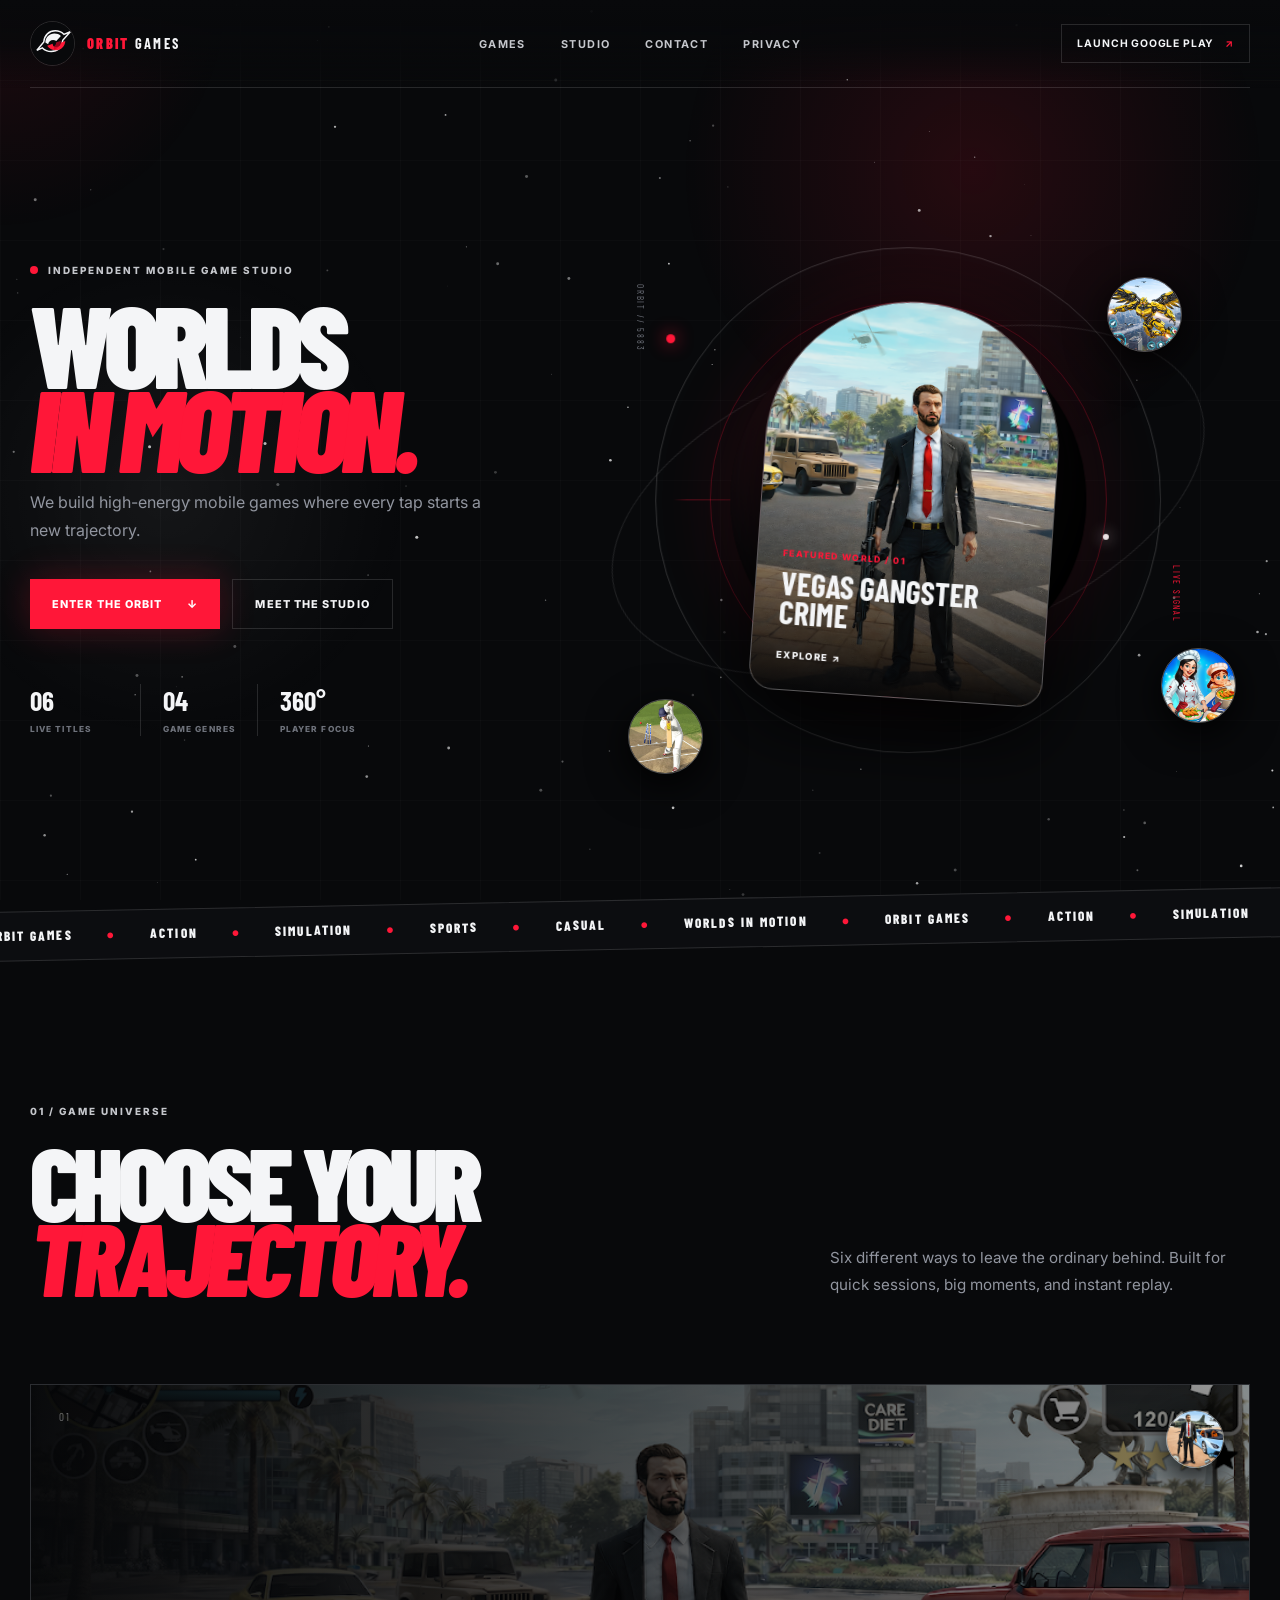
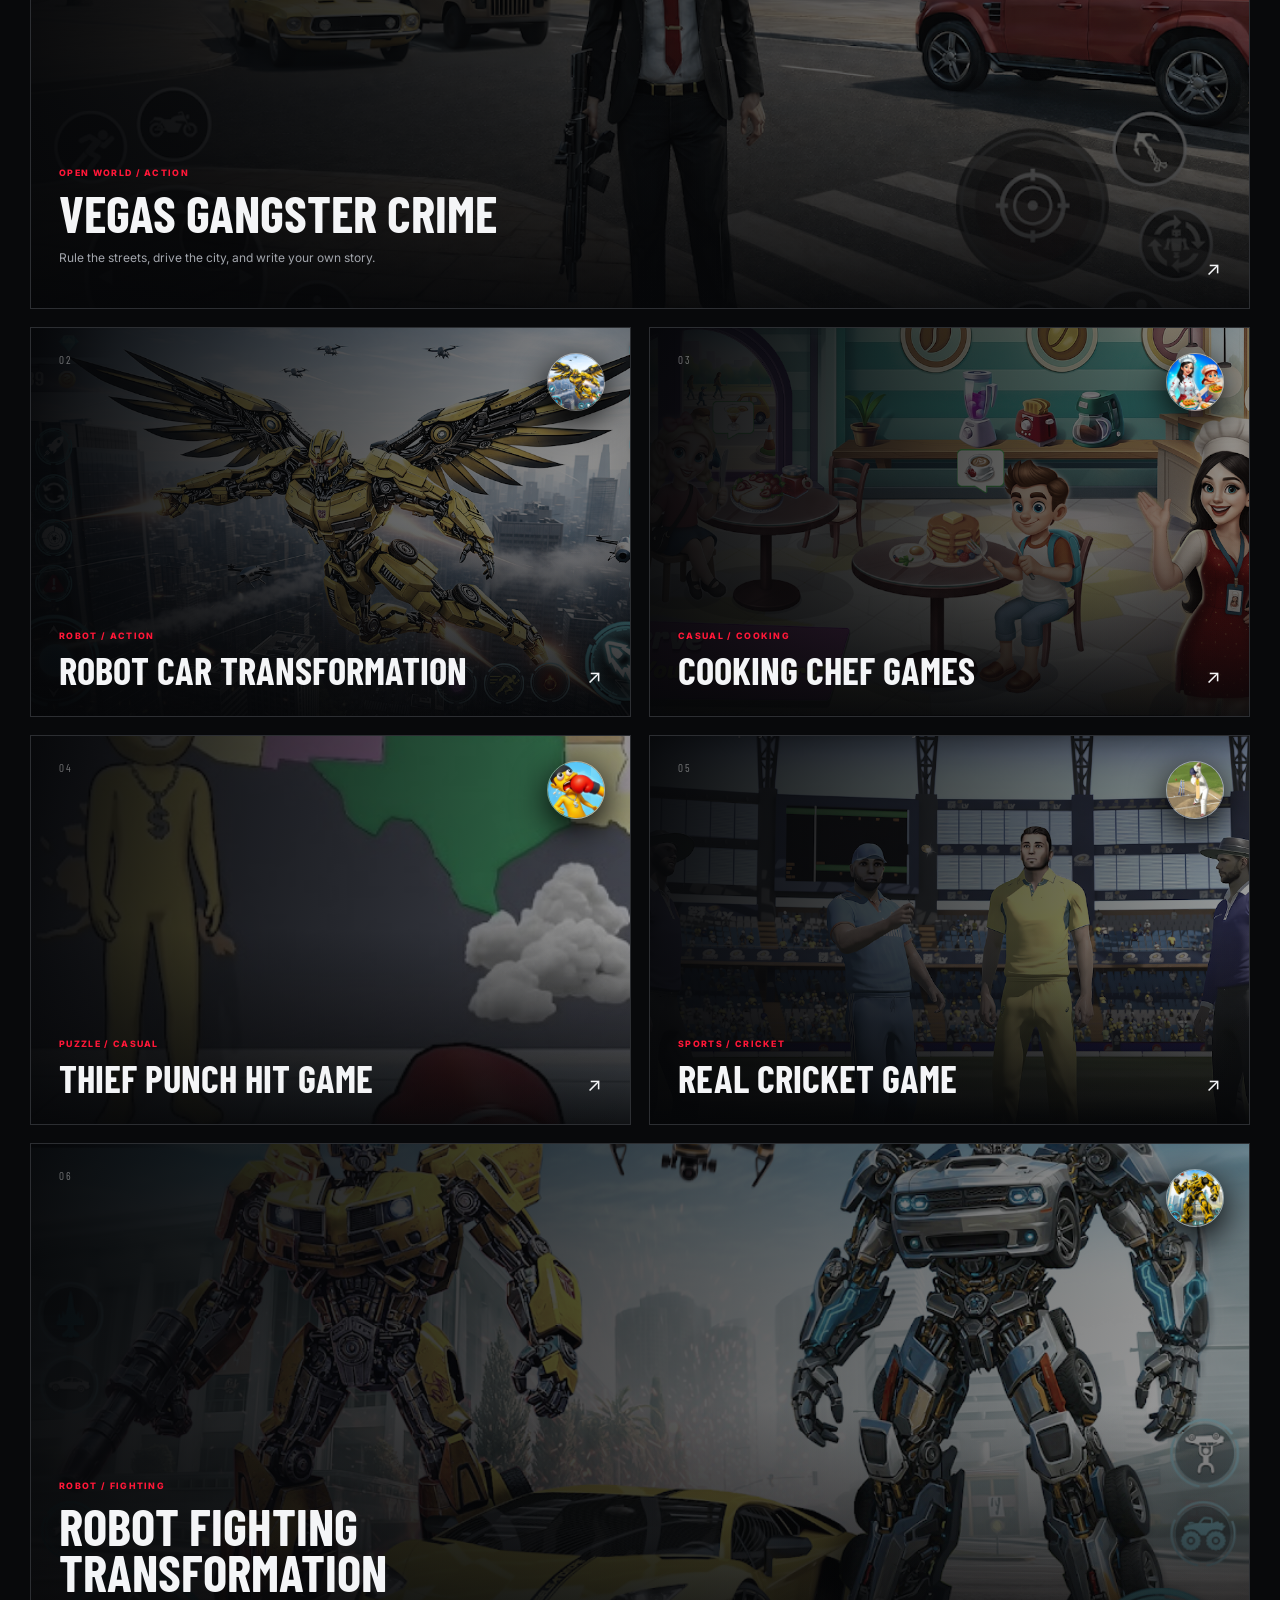
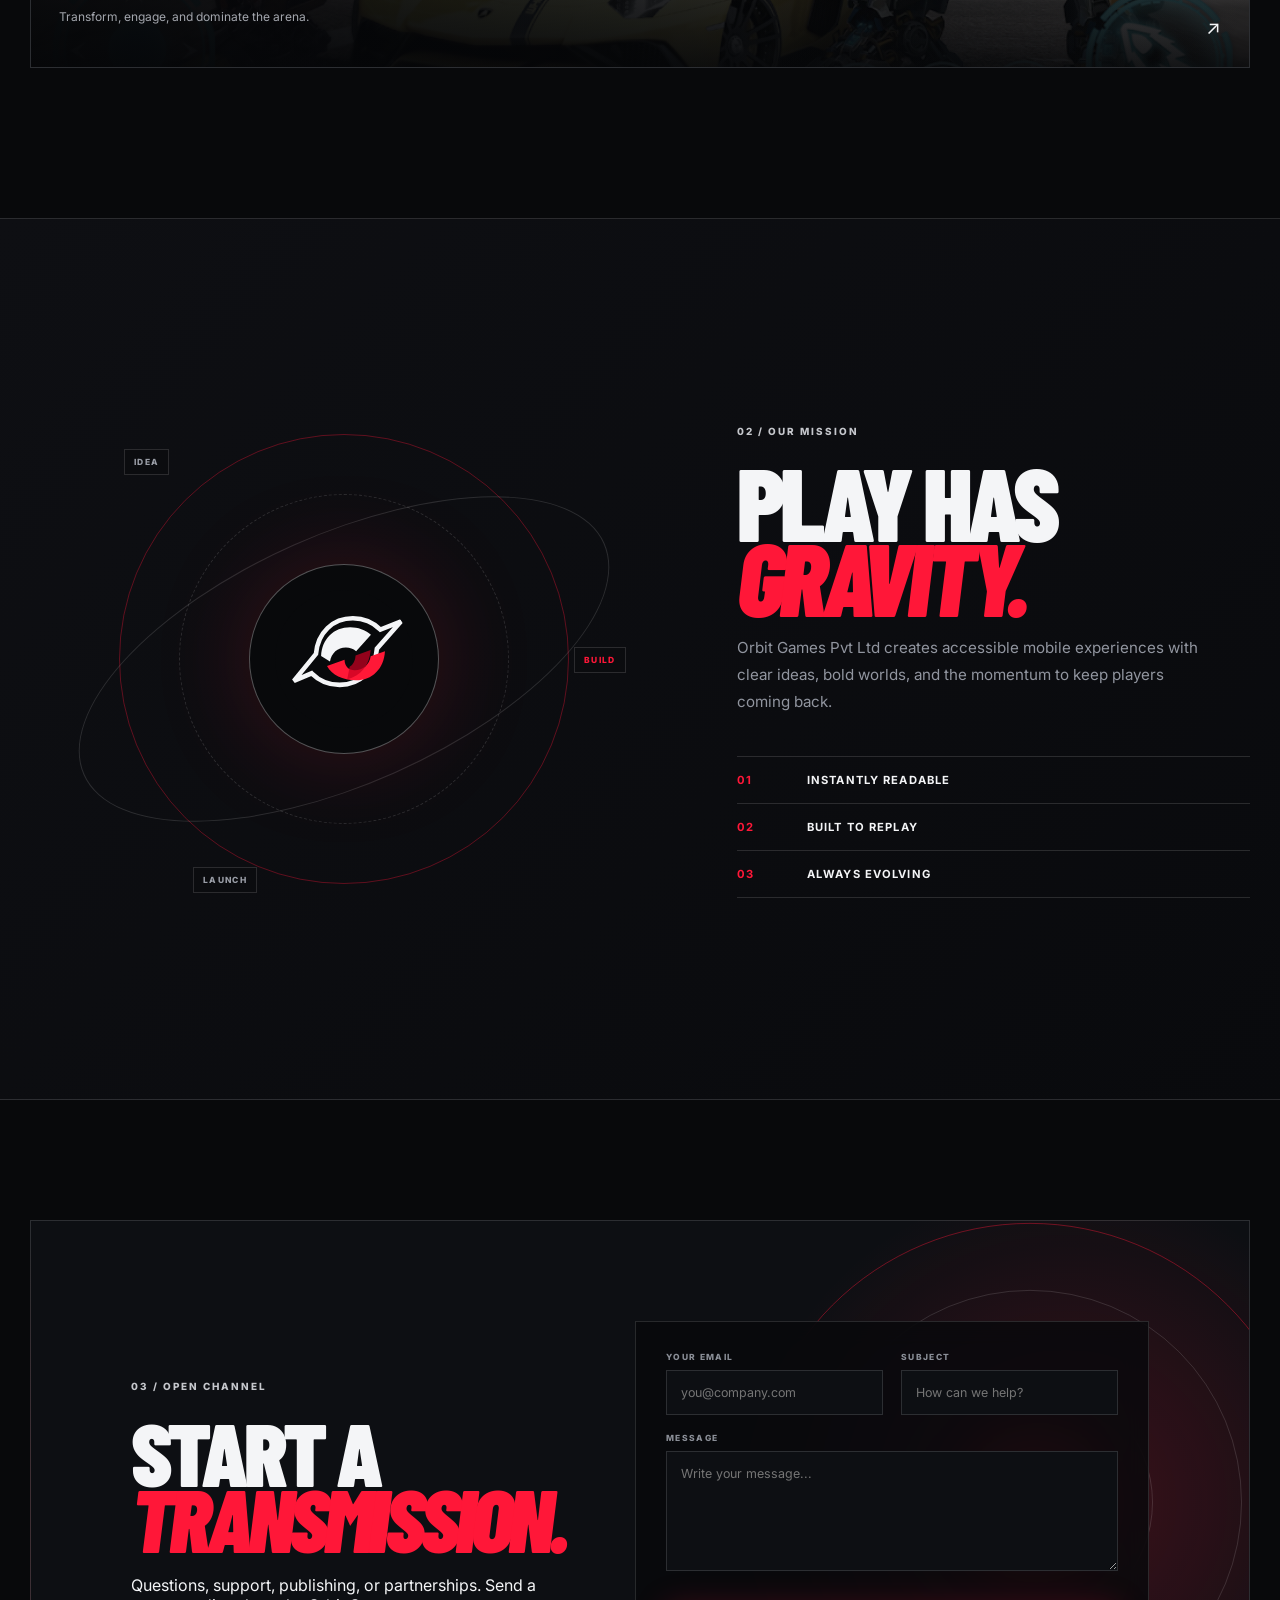
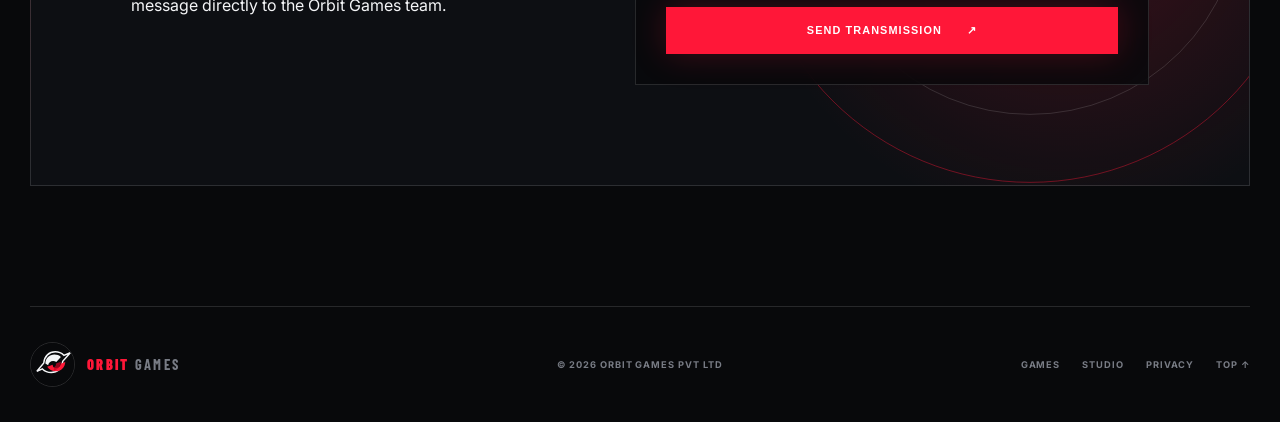
<file: index.html>
<!doctype html>
<html lang="en">
<head>
  <meta charset="utf-8">
  <meta name="viewport" content="width=device-width, initial-scale=1">
  <meta name="theme-color" content="#08090b">
  <meta name="description" content="Orbit Games Pvt Ltd creates high-energy mobile worlds across action, simulation, sports, and casual play.">
  <title>Orbit Games Pvt Ltd | Worlds In Motion</title>
  <link rel="preconnect" href="https://fonts.googleapis.com">
  <link rel="preconnect" href="https://fonts.gstatic.com" crossorigin>
  <link href="https://fonts.googleapis.com/css2?family=Barlow+Condensed:ital,wght@0,600;0,700;0,800;0,900;1,700&family=Inter:wght@400;500;600;700;800&display=swap" rel="stylesheet">
  <link rel="stylesheet" href="assets/site.css">
  <link rel="stylesheet" href="assets/contact.css">
</head>
<body id="top">
  <canvas id="starfield" aria-hidden="true"></canvas>
  <div class="cursor-glow" aria-hidden="true"></div>
  <header class="nav-shell">
    <nav class="nav container" aria-label="Main navigation">
      <a class="brand" href="#top"><img src="assets/orbit-logo.svg" alt=""><span><strong>ORBIT</strong> GAMES</span></a>
      <div class="nav-links"><a href="#games">Games</a><a href="#studio">Studio</a><a href="#contact">Contact</a><a href="privacy-policy.html">Privacy</a></div>
      <a class="nav-cta" href="https://play.google.com/store/apps/dev?id=5883999573057760065" target="_blank" rel="noopener">Launch Google Play <span>↗</span></a>
    </nav>
  </header>

  <main>
    <section class="hero container">
      <div class="hero-copy reveal">
        <div class="eyebrow"><span class="pulse"></span> Independent mobile game studio</div>
        <h1>Worlds<br><em>in motion.</em></h1>
        <p>We build high-energy mobile games where every tap starts a new trajectory.</p>
        <div class="hero-actions">
          <a class="button primary" href="#games">Enter the orbit <span>↓</span></a>
          <a class="button ghost" href="#studio">Meet the studio</a>
        </div>
        <div class="telemetry" aria-label="Studio highlights">
          <div><strong>06</strong><span>Live titles</span></div>
          <div><strong>04</strong><span>Game genres</span></div>
          <div><strong>360°</strong><span>Player focus</span></div>
        </div>
      </div>

      <div class="orbit-stage reveal" data-depth-stage>
        <div class="radar-line"></div>
        <div class="orbit-ring ring-a"></div>
        <div class="orbit-ring ring-b"></div>
        <div class="orbit-ring ring-c"></div>
        <div class="planet-glow"></div>
        <article class="hero-card depth-card" data-depth="12">
          <img src="assets/gangster.jpg" alt="Vegas Gangster Crime gameplay">
          <div class="hero-card-shade"></div>
          <div class="hero-card-copy"><span>Featured world / 01</span><h2>Vegas Gangster Crime</h2><a href="https://play.google.com/store/apps/details?id=com.og.vegas.gangster.crime.theft.sim.game" target="_blank" rel="noopener">Explore ↗</a></div>
        </article>
        <img class="satellite sat-one depth-card" data-depth="25" src="assets/robot-car-icon.png" alt="">
        <img class="satellite sat-two depth-card" data-depth="18" src="assets/cooking-icon.png" alt="">
        <img class="satellite sat-three depth-card" data-depth="30" src="assets/cricket-icon.png" alt="">
        <div class="coordinate coord-a">ORBIT // 5883</div>
        <div class="coordinate coord-b">LIVE SIGNAL</div>
      </div>
    </section>

    <div class="signal-strip" aria-hidden="true">
      <div>ORBIT GAMES <b>●</b> ACTION <b>●</b> SIMULATION <b>●</b> SPORTS <b>●</b> CASUAL <b>●</b> WORLDS IN MOTION <b>●</b> ORBIT GAMES <b>●</b> ACTION <b>●</b> SIMULATION <b>●</b> SPORTS <b>●</b> CASUAL <b>●</b></div>
    </div>

    <section class="games container" id="games">
      <header class="section-head reveal">
        <div><span class="section-index">01 / GAME UNIVERSE</span><h2>Choose your<br><em>trajectory.</em></h2></div>
        <p>Six different ways to leave the ordinary behind. Built for quick sessions, big moments, and instant replay.</p>
      </header>
      <div class="game-grid">
        <a class="game-card wide reveal" href="https://play.google.com/store/apps/details?id=com.og.vegas.gangster.crime.theft.sim.game" target="_blank" rel="noopener">
          <img class="game-bg" src="assets/gangster.jpg" alt="Vegas Gangster Crime">
          <span class="game-number">01</span><img class="game-icon" src="assets/gangster-icon.png" alt="">
          <div class="game-copy"><span>Open world / Action</span><h3>Vegas Gangster Crime</h3><p>Rule the streets, drive the city, and write your own story.</p></div><i>↗</i>
        </a>
        <a class="game-card reveal" href="https://play.google.com/store/apps/details?id=com.og.robot.car.transformation.fighting.sim.game" target="_blank" rel="noopener">
          <img class="game-bg" src="assets/robot-car.jpg" alt="Robot Car Transformation">
          <span class="game-number">02</span><img class="game-icon" src="assets/robot-car-icon.png" alt="">
          <div class="game-copy"><span>Robot / Action</span><h3>Robot Car Transformation</h3></div><i>↗</i>
        </a>
        <a class="game-card reveal" href="https://play.google.com/store/apps/details?id=com.og.cooking.chef.games" target="_blank" rel="noopener">
          <img class="game-bg" src="assets/cooking.jpg" alt="Cooking Chef Games">
          <span class="game-number">03</span><img class="game-icon" src="assets/cooking-icon.png" alt="">
          <div class="game-copy"><span>Casual / Cooking</span><h3>Cooking Chef Games</h3></div><i>↗</i>
        </a>
        <a class="game-card reveal" href="https://play.google.com/store/apps/details?id=com.og.thief.punch.hit.game" target="_blank" rel="noopener">
          <img class="game-bg" src="assets/thief.jpg" alt="Thief Puzzle">
          <span class="game-number">04</span><img class="game-icon" src="assets/thief-icon.png" alt="">
          <div class="game-copy"><span>Puzzle / Casual</span><h3>Thief Punch Hit Game</h3></div><i>↗</i>
        </a>
        <a class="game-card reveal" href="https://play.google.com/store/apps/details?id=com.og.real.cricket.bat.ball.game.world.cup.league" target="_blank" rel="noopener">
          <img class="game-bg" src="assets/cricket.jpg" alt="Real Cricket">
          <span class="game-number">05</span><img class="game-icon" src="assets/cricket-icon.png" alt="">
          <div class="game-copy"><span>Sports / Cricket</span><h3>Real Cricket Game</h3></div><i>↗</i>
        </a>
        <a class="game-card wide reveal" href="https://play.google.com/store/apps/details?id=com.og.robot.fighting.transformation.game" target="_blank" rel="noopener">
          <img class="game-bg" src="assets/robot-fight.jpg" alt="Robot Fighting Transformation">
          <span class="game-number">06</span><img class="game-icon" src="assets/robot-fight-icon.png" alt="">
          <div class="game-copy"><span>Robot / Fighting</span><h3>Robot Fighting Transformation</h3><p>Transform, engage, and dominate the arena.</p></div><i>↗</i>
        </a>
      </div>
    </section>

    <section class="studio" id="studio">
      <div class="container studio-grid">
        <div class="studio-visual reveal">
          <div class="core"><img src="assets/orbit-logo.svg" alt="Orbit Games logo"></div>
          <div class="core-ring core-one"></div><div class="core-ring core-two"></div><div class="core-ring core-three"></div>
          <span class="core-tag tag-one">IDEA</span><span class="core-tag tag-two">BUILD</span><span class="core-tag tag-three">LAUNCH</span>
        </div>
        <div class="studio-copy reveal"><span class="section-index">02 / OUR MISSION</span><h2>Play has<br><em>gravity.</em></h2><p>Orbit Games Pvt Ltd creates accessible mobile experiences with clear ideas, bold worlds, and the momentum to keep players coming back.</p><div class="values"><div><b>01</b><span>Instantly readable</span></div><div><b>02</b><span>Built to replay</span></div><div><b>03</b><span>Always evolving</span></div></div></div>
      </div>
    </section>

    <section class="contact container" id="contact">
      <div class="contact-orbit" aria-hidden="true"></div>
      <div class="contact-intro">
        <span class="section-index">03 / OPEN CHANNEL</span>
        <h2>Start a<br><em>transmission.</em></h2>
        <p>Questions, support, publishing, or partnerships. Send a message directly to the Orbit Games team.</p>
      </div>
      <form class="contact-form" action="https://formsubmit.co/orbitgames.help@gmail.com" method="POST">
        <input type="hidden" name="_captcha" value="false">
        <input type="hidden" name="_template" value="table">
        <input class="honey" type="text" name="_honey" tabindex="-1" autocomplete="off">
        <label><span>Your email</span><input type="email" name="email" placeholder="you@company.com" required></label>
        <label><span>Subject</span><input type="text" name="_subject" placeholder="How can we help?" required></label>
        <label class="message-field"><span>Message</span><textarea name="message" rows="6" placeholder="Write your message..." required></textarea></label>
        <button class="button primary" type="submit">Send transmission <span>↗</span></button>
      </form>
    </section>
  </main>

  <footer class="footer container"><a class="brand" href="#top"><img src="assets/orbit-logo.svg" alt=""><span><strong>ORBIT</strong> GAMES</span></a><span>© <span id="year"></span> Orbit Games Pvt Ltd</span><div><a href="#games">Games</a><a href="#studio">Studio</a><a href="privacy-policy.html">Privacy</a><a href="#top">Top ↑</a></div></footer>
  <script src="assets/site.js"></script>
</body>
</html>
</file>
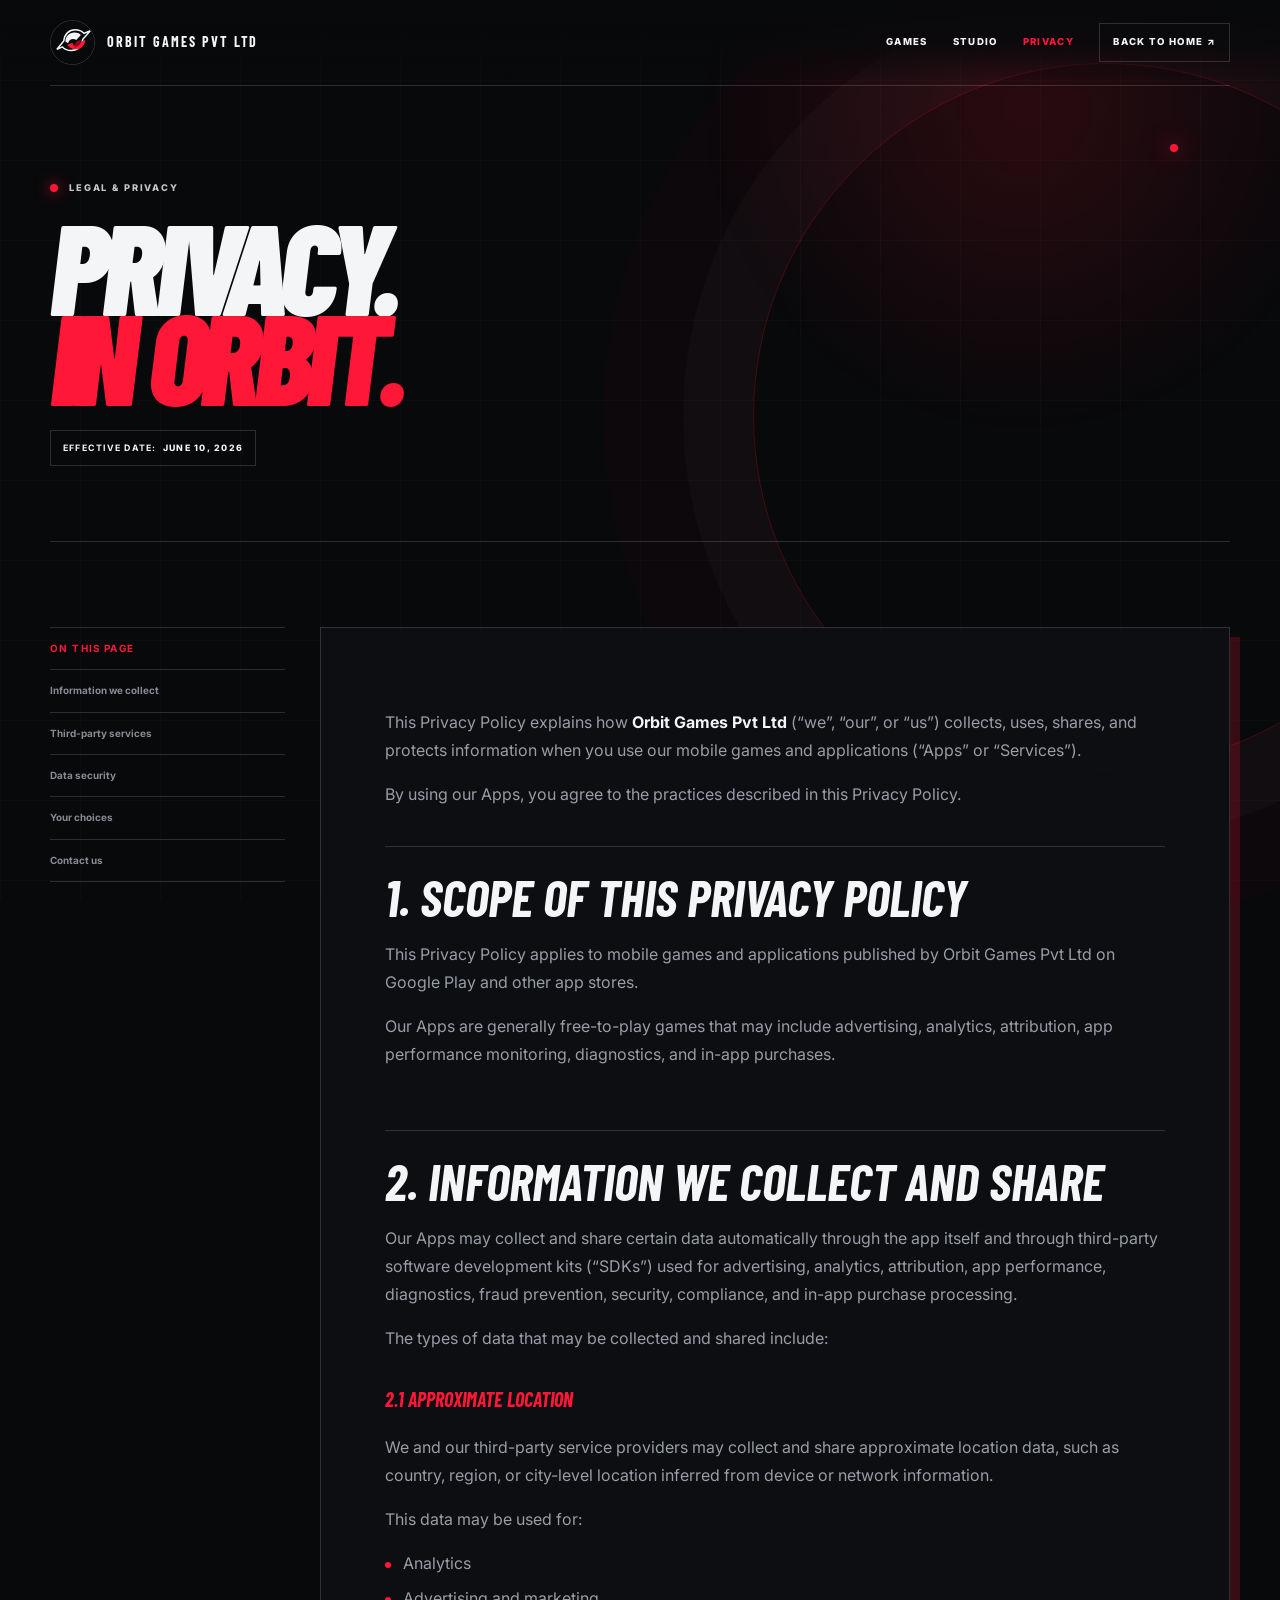
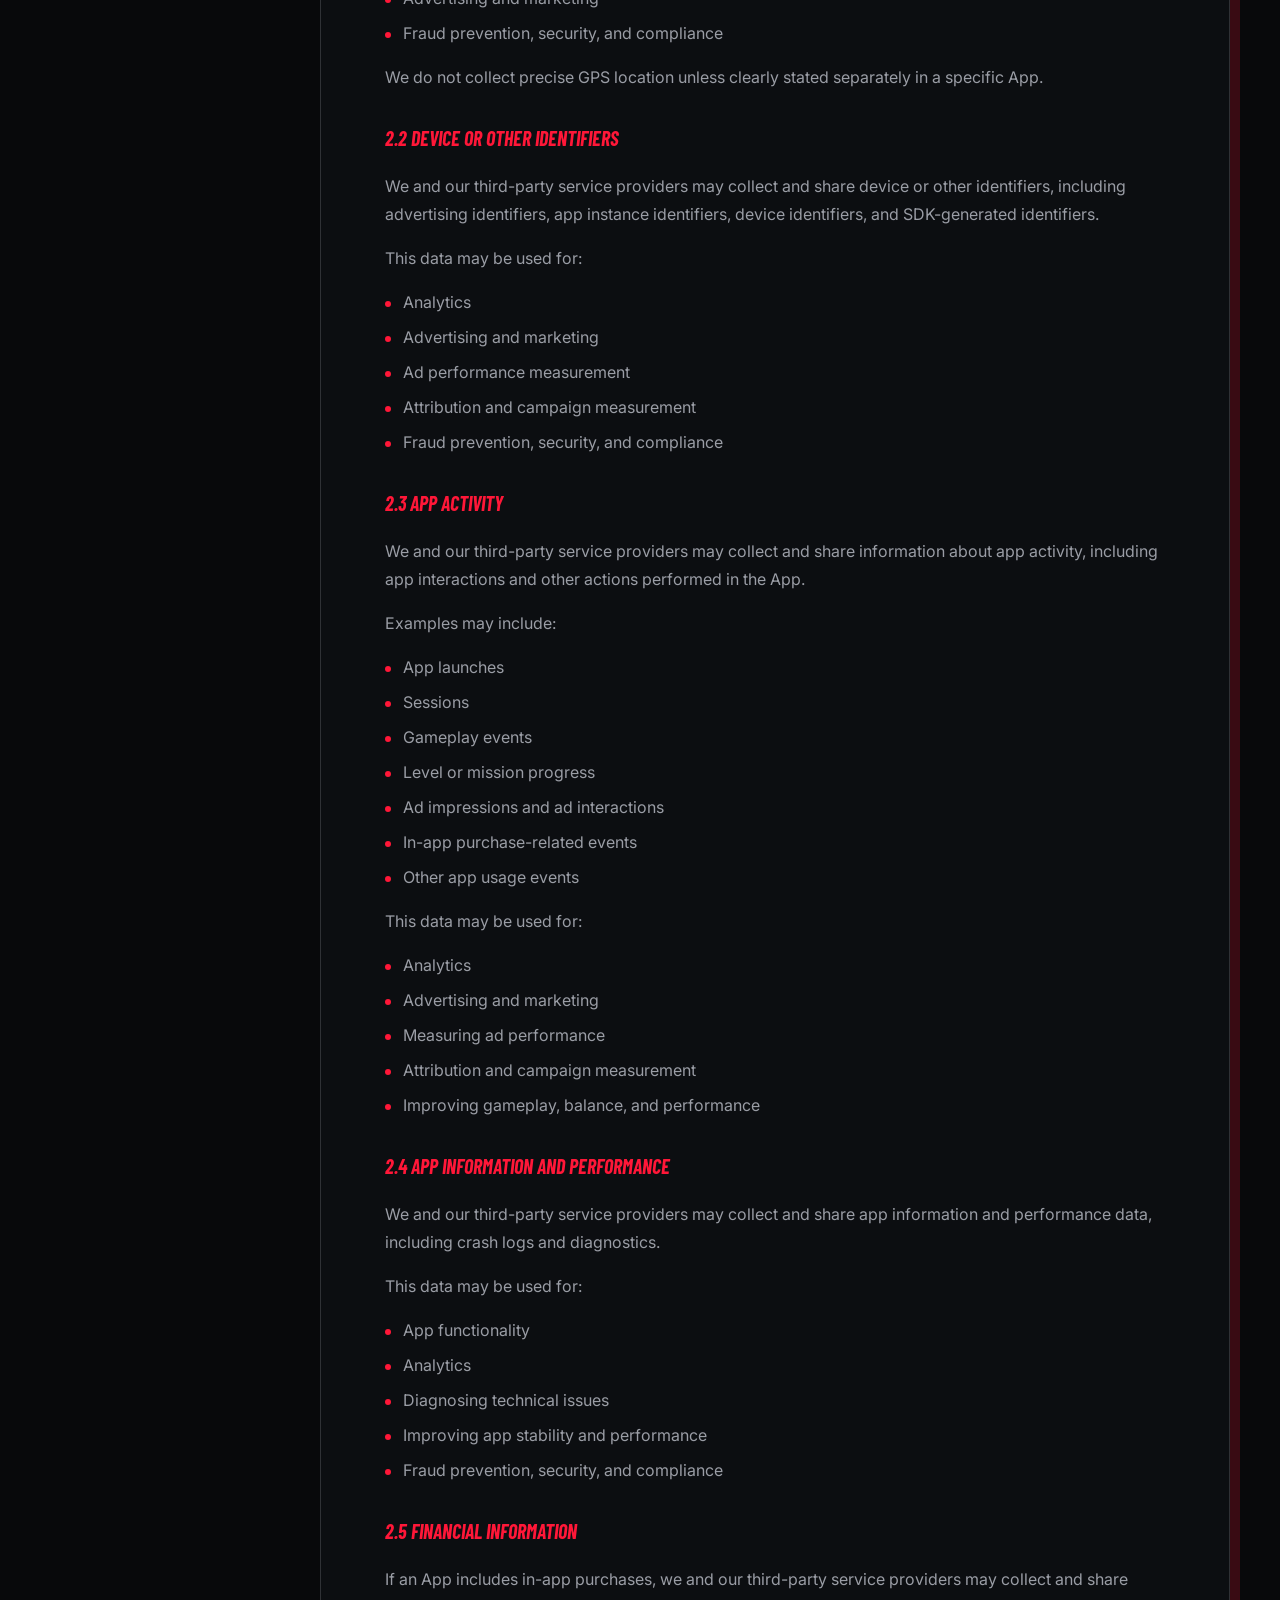
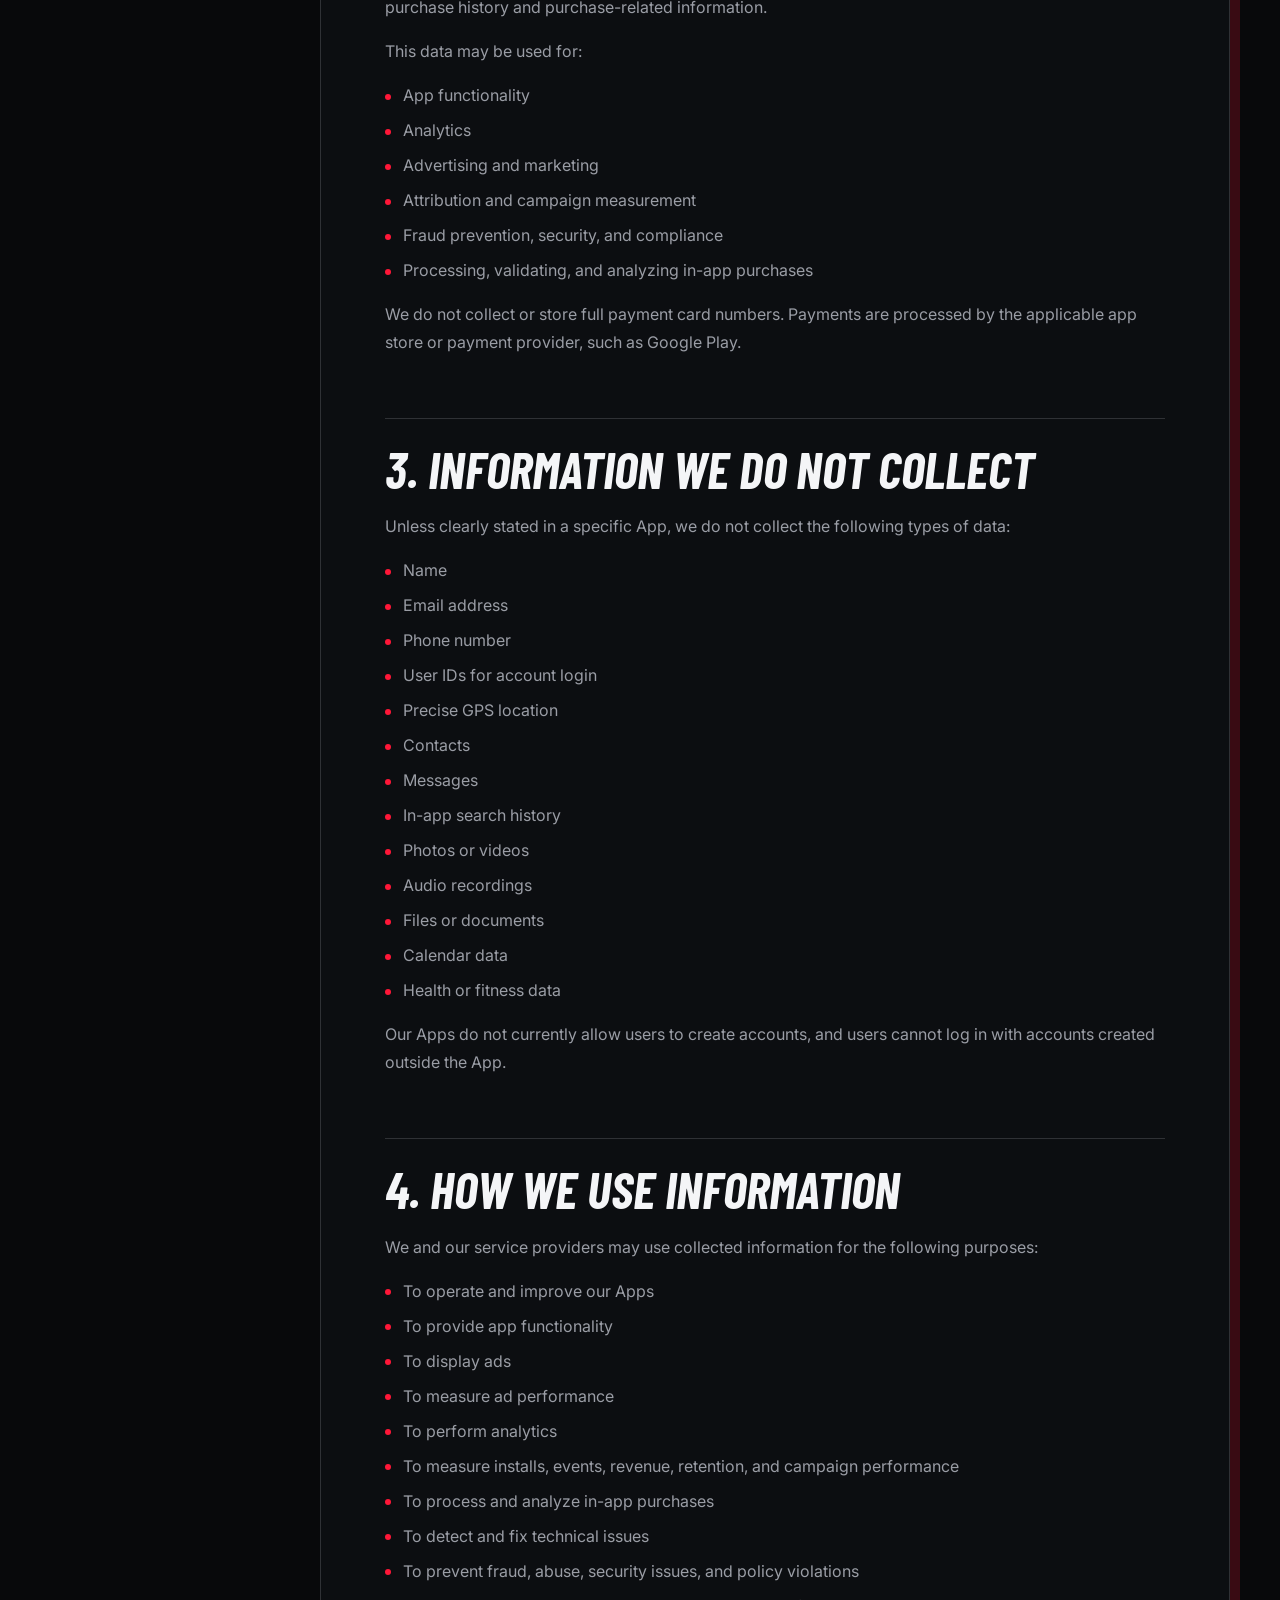
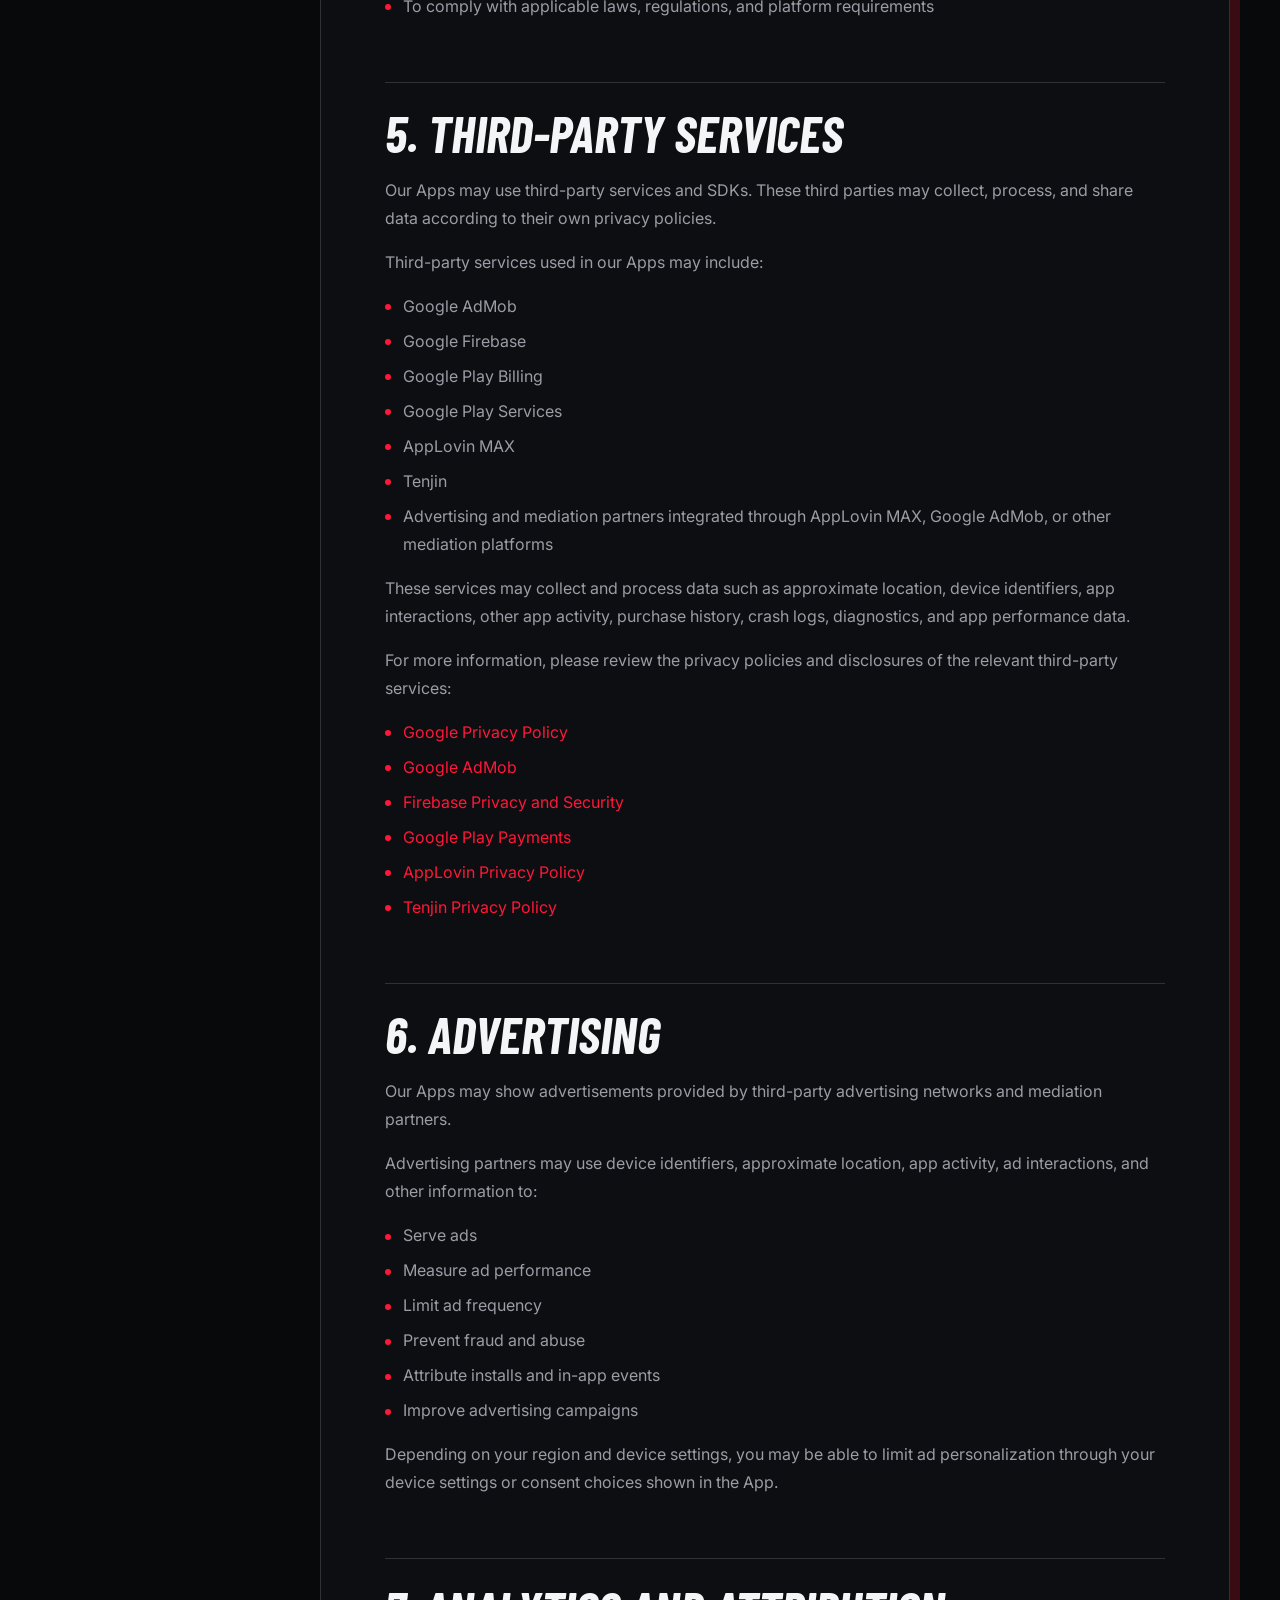
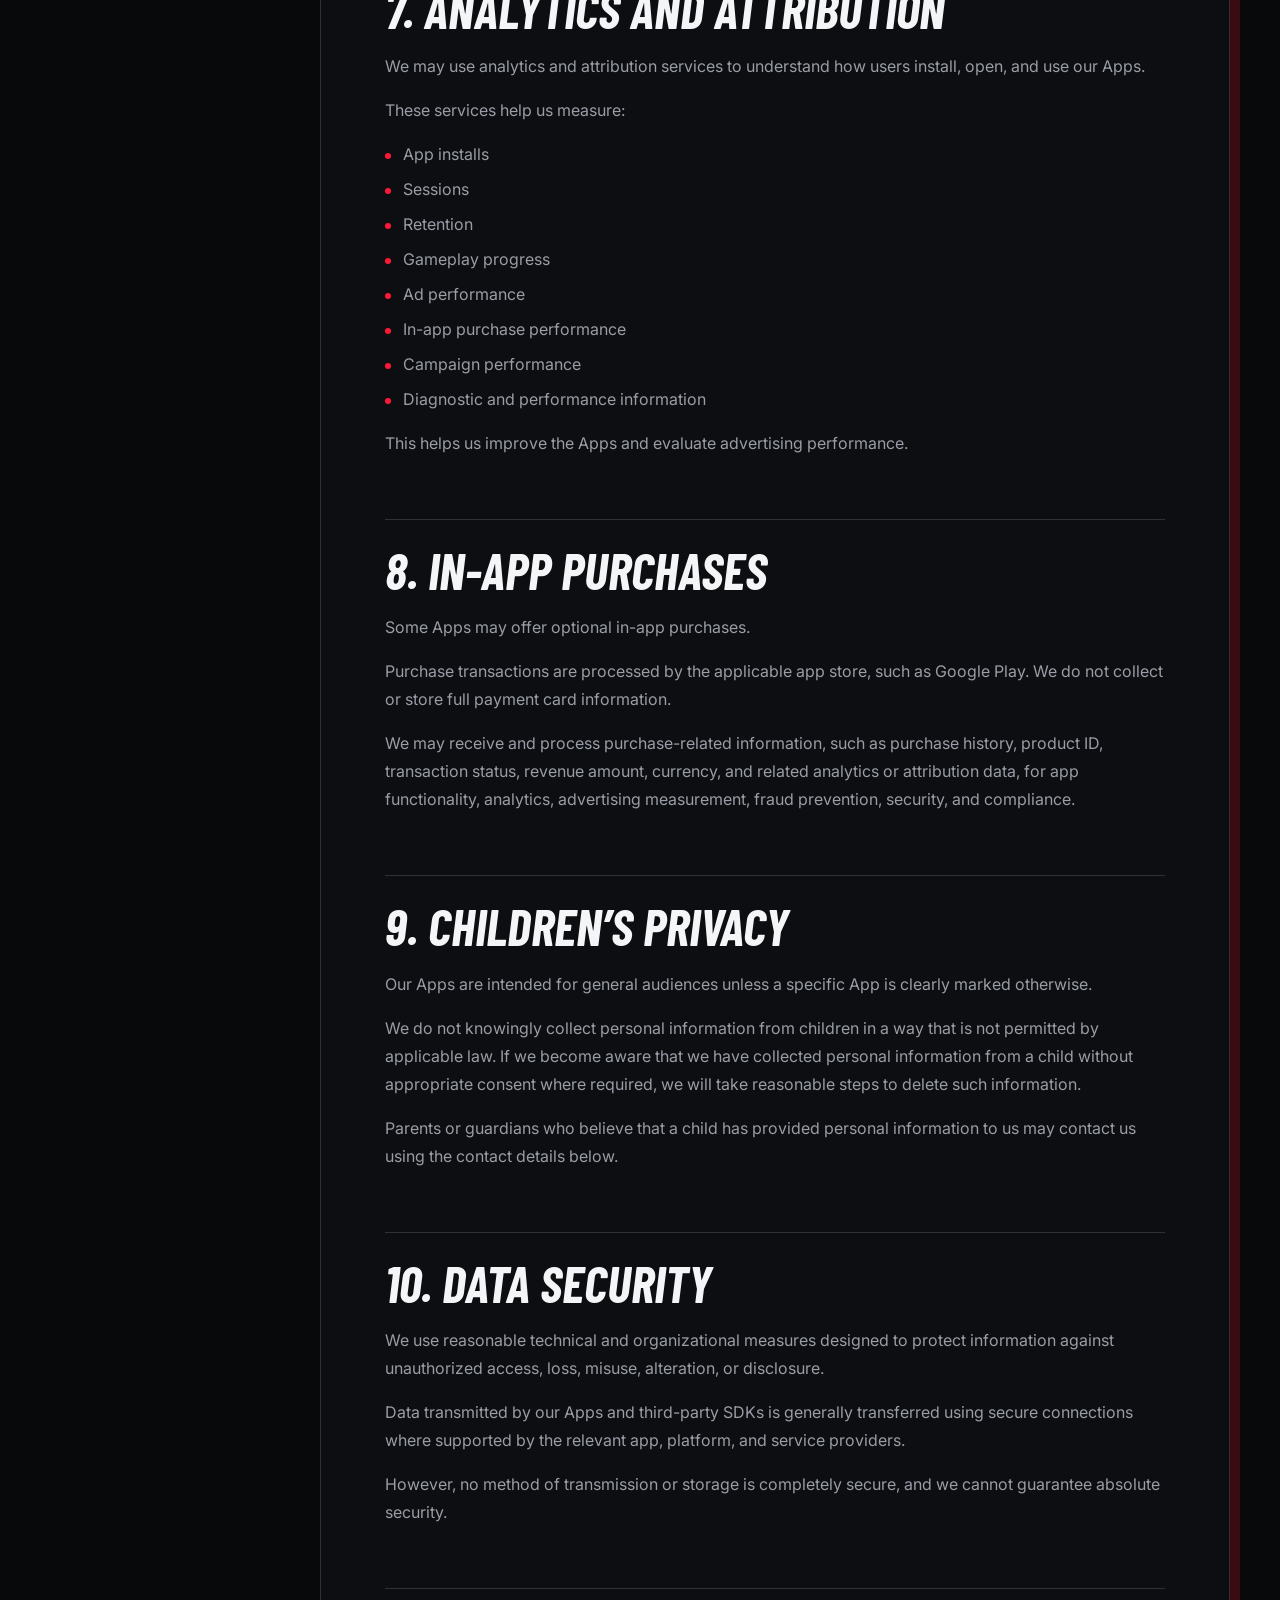
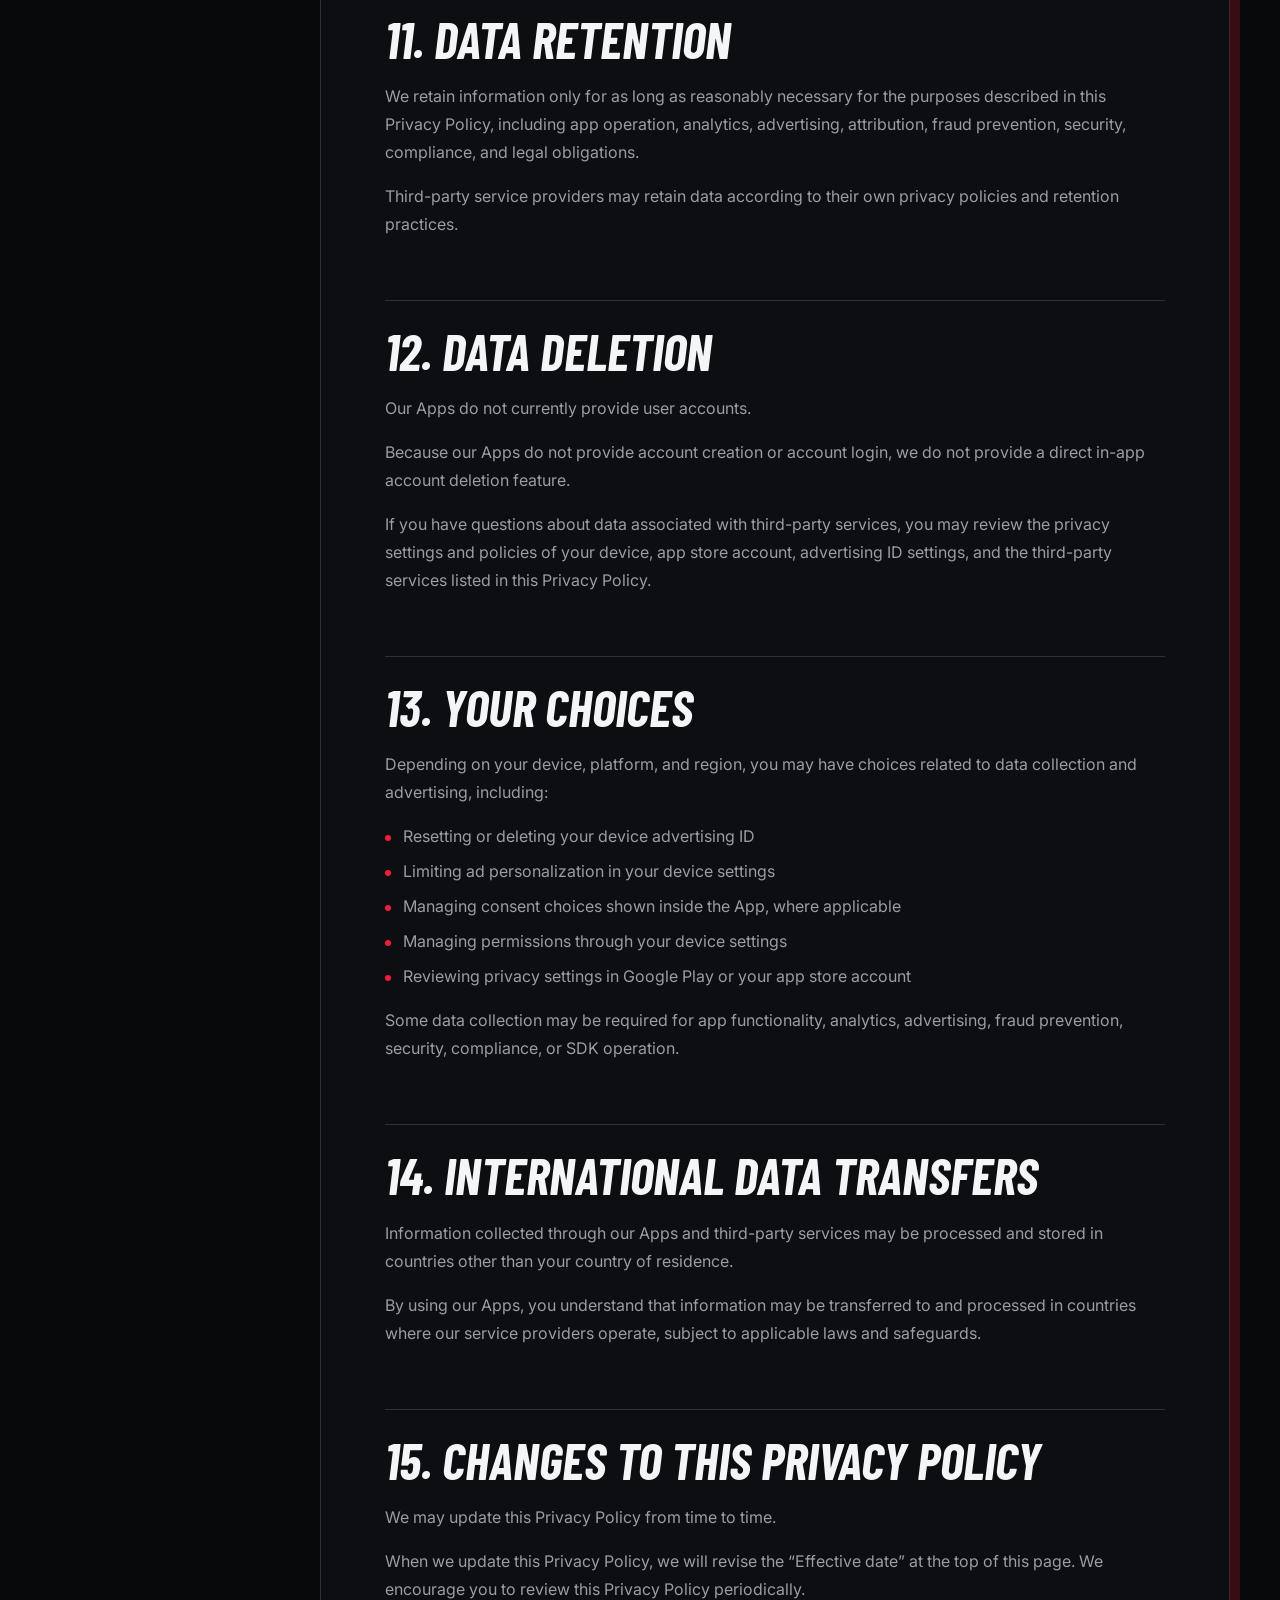
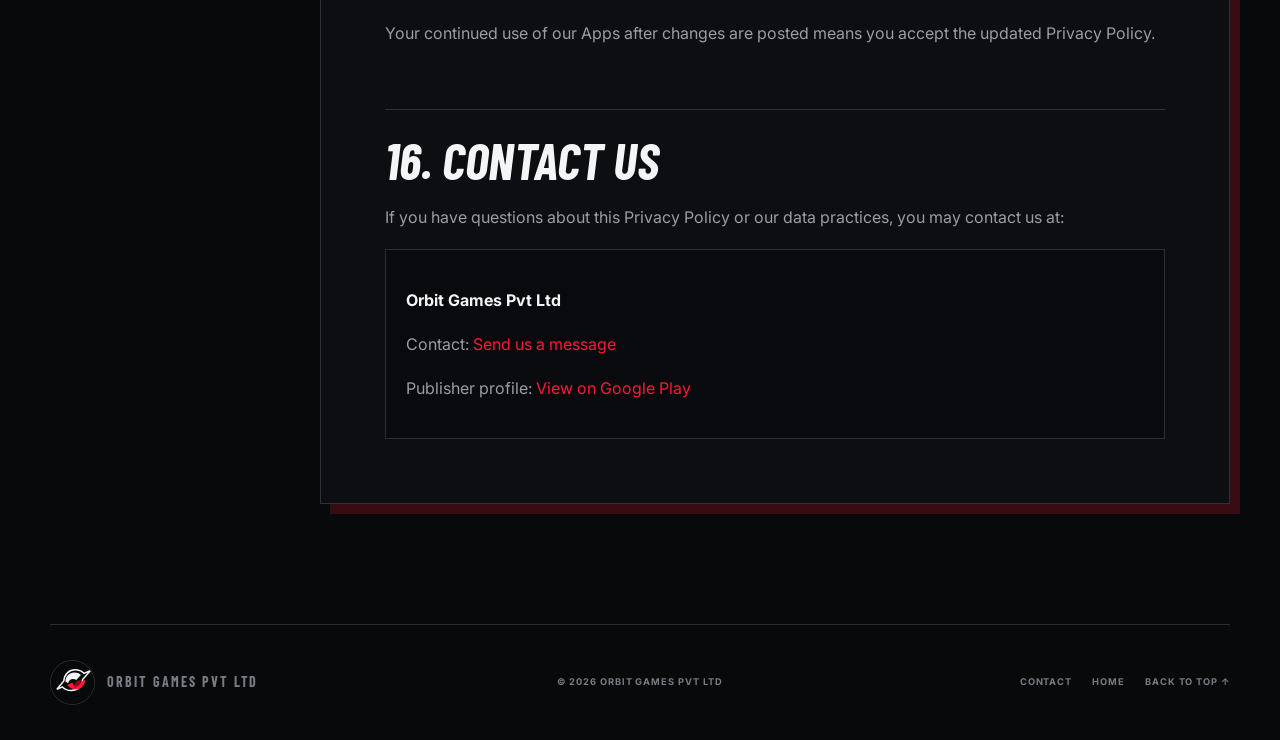
<file: privacy-policy.html>
﻿<!DOCTYPE html>
<html lang="en">
<head>
  <meta charset="UTF-8" />
  <meta name="viewport" content="width=device-width, initial-scale=1.0" />
  <title>Privacy Policy | Orbit Games Pvt Ltd</title>
  <link rel="preconnect" href="https://fonts.googleapis.com">
  <link rel="preconnect" href="https://fonts.gstatic.com" crossorigin>
  <link href="https://fonts.googleapis.com/css2?family=Barlow+Condensed:ital,wght@0,600;0,700;0,800;0,900;1,800;1,900&family=Inter:wght@400;500;600;700;800&display=swap" rel="stylesheet">
  <link rel="stylesheet" href="assets/privacy.css">
</head>
<body id="top">
  <div class="page-art" aria-hidden="true"></div>
  <header class="nav-shell">
    <nav class="nav container" aria-label="Main navigation">
      <a class="brand" href="index.html" aria-label="Orbit Games Pvt Ltd home">
        <img src="assets/orbit-logo.svg" alt="">
        <strong>Orbit Games Pvt Ltd</strong>
      </a>
      <div class="nav-links">
        <a href="index.html#games">Games</a>
        <a href="index.html#studio">Studio</a>
        <a class="active" href="privacy-policy.html">Privacy</a>
        <a class="nav-home" href="index.html">Back to home &#8599;</a>
      </div>
    </nav>
  </header>
  <main>
    <section class="policy-hero container">
      <p class="policy-kicker">Legal &amp; privacy</p>
      <h1>Privacy.<br><span>In orbit.</span></h1>
      <p class="meta"><strong>Effective date:</strong>&nbsp; June 10, 2026</p>
    </section>
    <div class="policy-layout container">
      <aside class="policy-aside">
        <span>On this page</span>
        <a href="#information">Information we collect</a>
        <a href="#third-parties">Third-party services</a>
        <a href="#security">Data security</a>
        <a href="#choices">Your choices</a>
        <a href="#contact-policy">Contact us</a>
      </aside>
      <article class="policy-content">

    <p>
      This Privacy Policy explains how <strong>Orbit Games Pvt Ltd</strong> (“we”, “our”, or “us”)
      collects, uses, shares, and protects information when you use our mobile games and
      applications (“Apps” or “Services”).
    </p>

    <p>
      By using our Apps, you agree to the practices described in this Privacy Policy.
    </p>

    <h2>1. Scope of this Privacy Policy</h2>
    <p>
      This Privacy Policy applies to mobile games and applications published by Orbit Games Pvt Ltd
      on Google Play and other app stores.
    </p>
    <p>
      Our Apps are generally free-to-play games that may include advertising, analytics,
      attribution, app performance monitoring, diagnostics, and in-app purchases.
    </p>

    <h2 id="information">2. Information We Collect and Share</h2>
    <p>
      Our Apps may collect and share certain data automatically through the app itself and
      through third-party software development kits (“SDKs”) used for advertising, analytics,
      attribution, app performance, diagnostics, fraud prevention, security, compliance, and
      in-app purchase processing.
    </p>
    <p>The types of data that may be collected and shared include:</p>

    <h3>2.1 Approximate Location</h3>
    <p>
      We and our third-party service providers may collect and share approximate location data,
      such as country, region, or city-level location inferred from device or network information.
    </p>
    <p>This data may be used for:</p>
    <ul>
      <li>Analytics</li>
      <li>Advertising and marketing</li>
      <li>Fraud prevention, security, and compliance</li>
    </ul>
    <p>
      We do not collect precise GPS location unless clearly stated separately in a specific App.
    </p>

    <h3>2.2 Device or Other Identifiers</h3>
    <p>
      We and our third-party service providers may collect and share device or other identifiers,
      including advertising identifiers, app instance identifiers, device identifiers, and
      SDK-generated identifiers.
    </p>
    <p>This data may be used for:</p>
    <ul>
      <li>Analytics</li>
      <li>Advertising and marketing</li>
      <li>Ad performance measurement</li>
      <li>Attribution and campaign measurement</li>
      <li>Fraud prevention, security, and compliance</li>
    </ul>

    <h3>2.3 App Activity</h3>
    <p>
      We and our third-party service providers may collect and share information about app
      activity, including app interactions and other actions performed in the App.
    </p>
    <p>Examples may include:</p>
    <ul>
      <li>App launches</li>
      <li>Sessions</li>
      <li>Gameplay events</li>
      <li>Level or mission progress</li>
      <li>Ad impressions and ad interactions</li>
      <li>In-app purchase-related events</li>
      <li>Other app usage events</li>
    </ul>
    <p>This data may be used for:</p>
    <ul>
      <li>Analytics</li>
      <li>Advertising and marketing</li>
      <li>Measuring ad performance</li>
      <li>Attribution and campaign measurement</li>
      <li>Improving gameplay, balance, and performance</li>
    </ul>

    <h3>2.4 App Information and Performance</h3>
    <p>
      We and our third-party service providers may collect and share app information and
      performance data, including crash logs and diagnostics.
    </p>
    <p>This data may be used for:</p>
    <ul>
      <li>App functionality</li>
      <li>Analytics</li>
      <li>Diagnosing technical issues</li>
      <li>Improving app stability and performance</li>
      <li>Fraud prevention, security, and compliance</li>
    </ul>

    <h3>2.5 Financial Information</h3>
    <p>
      If an App includes in-app purchases, we and our third-party service providers may collect
      and share purchase history and purchase-related information.
    </p>
    <p>This data may be used for:</p>
    <ul>
      <li>App functionality</li>
      <li>Analytics</li>
      <li>Advertising and marketing</li>
      <li>Attribution and campaign measurement</li>
      <li>Fraud prevention, security, and compliance</li>
      <li>Processing, validating, and analyzing in-app purchases</li>
    </ul>
    <p>
      We do not collect or store full payment card numbers. Payments are processed by the
      applicable app store or payment provider, such as Google Play.
    </p>

    <h2>3. Information We Do Not Collect</h2>
    <p>Unless clearly stated in a specific App, we do not collect the following types of data:</p>
    <ul>
      <li>Name</li>
      <li>Email address</li>
      <li>Phone number</li>
      <li>User IDs for account login</li>
      <li>Precise GPS location</li>
      <li>Contacts</li>
      <li>Messages</li>
      <li>In-app search history</li>
      <li>Photos or videos</li>
      <li>Audio recordings</li>
      <li>Files or documents</li>
      <li>Calendar data</li>
      <li>Health or fitness data</li>
    </ul>
    <p>
      Our Apps do not currently allow users to create accounts, and users cannot log in with
      accounts created outside the App.
    </p>

    <h2>4. How We Use Information</h2>
    <p>We and our service providers may use collected information for the following purposes:</p>
    <ul>
      <li>To operate and improve our Apps</li>
      <li>To provide app functionality</li>
      <li>To display ads</li>
      <li>To measure ad performance</li>
      <li>To perform analytics</li>
      <li>To measure installs, events, revenue, retention, and campaign performance</li>
      <li>To process and analyze in-app purchases</li>
      <li>To detect and fix technical issues</li>
      <li>To prevent fraud, abuse, security issues, and policy violations</li>
      <li>To comply with applicable laws, regulations, and platform requirements</li>
    </ul>

    <h2 id="third-parties">5. Third-Party Services</h2>
    <p>
      Our Apps may use third-party services and SDKs. These third parties may collect, process,
      and share data according to their own privacy policies.
    </p>
    <p>Third-party services used in our Apps may include:</p>
    <ul>
      <li>Google AdMob</li>
      <li>Google Firebase</li>
      <li>Google Play Billing</li>
      <li>Google Play Services</li>
      <li>AppLovin MAX</li>
      <li>Tenjin</li>
      <li>Advertising and mediation partners integrated through AppLovin MAX, Google AdMob, or other mediation platforms</li>
    </ul>
    <p>
      These services may collect and process data such as approximate location, device identifiers,
      app interactions, other app activity, purchase history, crash logs, diagnostics, and app
      performance data.
    </p>
    <p>For more information, please review the privacy policies and disclosures of the relevant third-party services:</p>
    <ul>
      <li><a href="https://policies.google.com/privacy" target="_blank" rel="noopener noreferrer">Google Privacy Policy</a></li>
      <li><a href="https://support.google.com/admob/answer/6128543" target="_blank" rel="noopener noreferrer">Google AdMob</a></li>
      <li><a href="https://firebase.google.com/support/privacy" target="_blank" rel="noopener noreferrer">Firebase Privacy and Security</a></li>
      <li><a href="https://payments.google.com/payments/apis-secure/u/0/get_legal_document?ldo=0&amp;ldt=privacynotice" target="_blank" rel="noopener noreferrer">Google Play Payments</a></li>
      <li><a href="https://legal.applovin.com/privacy/" target="_blank" rel="noopener noreferrer">AppLovin Privacy Policy</a></li>
      <li><a href="https://tenjin.com/privacy/" target="_blank" rel="noopener noreferrer">Tenjin Privacy Policy</a></li>
    </ul>

    <h2>6. Advertising</h2>
    <p>
      Our Apps may show advertisements provided by third-party advertising networks and mediation
      partners.
    </p>
    <p>Advertising partners may use device identifiers, approximate location, app activity, ad interactions, and other information to:</p>
    <ul>
      <li>Serve ads</li>
      <li>Measure ad performance</li>
      <li>Limit ad frequency</li>
      <li>Prevent fraud and abuse</li>
      <li>Attribute installs and in-app events</li>
      <li>Improve advertising campaigns</li>
    </ul>
    <p>
      Depending on your region and device settings, you may be able to limit ad personalization
      through your device settings or consent choices shown in the App.
    </p>

    <h2>7. Analytics and Attribution</h2>
    <p>
      We may use analytics and attribution services to understand how users install, open, and
      use our Apps.
    </p>
    <p>These services help us measure:</p>
    <ul>
      <li>App installs</li>
      <li>Sessions</li>
      <li>Retention</li>
      <li>Gameplay progress</li>
      <li>Ad performance</li>
      <li>In-app purchase performance</li>
      <li>Campaign performance</li>
      <li>Diagnostic and performance information</li>
    </ul>
    <p>This helps us improve the Apps and evaluate advertising performance.</p>

    <h2>8. In-App Purchases</h2>
    <p>Some Apps may offer optional in-app purchases.</p>
    <p>
      Purchase transactions are processed by the applicable app store, such as Google Play.
      We do not collect or store full payment card information.
    </p>
    <p>
      We may receive and process purchase-related information, such as purchase history, product
      ID, transaction status, revenue amount, currency, and related analytics or attribution data,
      for app functionality, analytics, advertising measurement, fraud prevention, security, and
      compliance.
    </p>

    <h2>9. Children’s Privacy</h2>
    <p>
      Our Apps are intended for general audiences unless a specific App is clearly marked otherwise.
    </p>
    <p>
      We do not knowingly collect personal information from children in a way that is not permitted
      by applicable law. If we become aware that we have collected personal information from a child
      without appropriate consent where required, we will take reasonable steps to delete such
      information.
    </p>
    <p>
      Parents or guardians who believe that a child has provided personal information to us may
      contact us using the contact details below.
    </p>

    <h2 id="security">10. Data Security</h2>
    <p>
      We use reasonable technical and organizational measures designed to protect information
      against unauthorized access, loss, misuse, alteration, or disclosure.
    </p>
    <p>
      Data transmitted by our Apps and third-party SDKs is generally transferred using secure
      connections where supported by the relevant app, platform, and service providers.
    </p>
    <p>
      However, no method of transmission or storage is completely secure, and we cannot guarantee
      absolute security.
    </p>

    <h2>11. Data Retention</h2>
    <p>
      We retain information only for as long as reasonably necessary for the purposes described in
      this Privacy Policy, including app operation, analytics, advertising, attribution, fraud
      prevention, security, compliance, and legal obligations.
    </p>
    <p>
      Third-party service providers may retain data according to their own privacy policies and
      retention practices.
    </p>

    <h2>12. Data Deletion</h2>
    <p>Our Apps do not currently provide user accounts.</p>
    <p>
      Because our Apps do not provide account creation or account login, we do not provide a direct
      in-app account deletion feature.
    </p>
    <p>
      If you have questions about data associated with third-party services, you may review the
      privacy settings and policies of your device, app store account, advertising ID settings, and
      the third-party services listed in this Privacy Policy.
    </p>

    <h2 id="choices">13. Your Choices</h2>
    <p>
      Depending on your device, platform, and region, you may have choices related to data collection
      and advertising, including:
    </p>
    <ul>
      <li>Resetting or deleting your device advertising ID</li>
      <li>Limiting ad personalization in your device settings</li>
      <li>Managing consent choices shown inside the App, where applicable</li>
      <li>Managing permissions through your device settings</li>
      <li>Reviewing privacy settings in Google Play or your app store account</li>
    </ul>
    <p>
      Some data collection may be required for app functionality, analytics, advertising, fraud
      prevention, security, compliance, or SDK operation.
    </p>

    <h2>14. International Data Transfers</h2>
    <p>
      Information collected through our Apps and third-party services may be processed and stored
      in countries other than your country of residence.
    </p>
    <p>
      By using our Apps, you understand that information may be transferred to and processed in
      countries where our service providers operate, subject to applicable laws and safeguards.
    </p>

    <h2>15. Changes to this Privacy Policy</h2>
    <p>We may update this Privacy Policy from time to time.</p>
    <p>
      When we update this Privacy Policy, we will revise the “Effective date” at the top of this
      page. We encourage you to review this Privacy Policy periodically.
    </p>
    <p>
      Your continued use of our Apps after changes are posted means you accept the updated Privacy
      Policy.
    </p>

    <h2 id="contact-policy">16. Contact Us</h2>
    <p>
      If you have questions about this Privacy Policy or our data practices, you may contact us at:
    </p>
    <div class="contact-box">
      <p><strong>Orbit Games Pvt Ltd</strong></p>
      <p>Contact: <a href="index.html#contact">Send us a message</a></p>
      <p>Publisher profile: <a href="https://play.google.com/store/apps/dev?id=5883999573057760065" target="_blank" rel="noopener noreferrer">View on Google Play</a></p>
    </div>
      </article>
    </div>
  </main>
  <footer class="container footer">
    <a class="brand" href="index.html">
      <img src="assets/orbit-logo.svg" alt="">
      <strong>Orbit Games Pvt Ltd</strong>
    </a>
    <span>&copy; <span id="year"></span> Orbit Games Pvt Ltd</span>
    <div class="footer-links">
      <a href="index.html#contact">Contact</a>
      <a href="index.html">Home</a>
      <a href="#top">Back to top &#8593;</a>
    </div>
  </footer>
  <script>document.getElementById("year").textContent = new Date().getFullYear();</script>
</body>
</html>
</file>
<file: assets/site.css>
:root{--black:#08090b;--panel:#0d0f13;--white:#f4f5f7;--muted:#91959f;--red:#ff1738;--line:rgba(255,255,255,.13);--max:1220px}
*{box-sizing:border-box}html{scroll-behavior:smooth}body{margin:0;overflow-x:hidden;color:var(--white);background:var(--black);font-family:Inter,sans-serif}body::before{position:fixed;inset:0;z-index:-3;content:"";background:radial-gradient(circle at 76% 19%,rgba(255,23,56,.12),transparent 24%),radial-gradient(circle at 13% 55%,rgba(255,255,255,.055),transparent 20%),linear-gradient(rgba(255,255,255,.018) 1px,transparent 1px),linear-gradient(90deg,rgba(255,255,255,.018) 1px,transparent 1px);background-size:auto,auto,80px 80px,80px 80px}a{color:inherit;text-decoration:none}img{display:block;max-width:100%}#starfield{position:fixed;inset:0;z-index:-2;pointer-events:none}.cursor-glow{position:fixed;z-index:-1;width:500px;aspect-ratio:1;border-radius:50%;pointer-events:none;background:radial-gradient(circle,rgba(255,23,56,.09),transparent 65%);transform:translate(-50%,-50%);transition:opacity .3s}.container{width:min(calc(100% - 48px),var(--max));margin-inline:auto}.nav-shell{position:fixed;top:0;right:0;left:0;z-index:50;background:linear-gradient(var(--black),rgba(8,9,11,.85),transparent)}.nav{display:grid;grid-template-columns:1fr auto 1fr;align-items:center;min-height:88px;border-bottom:1px solid var(--line)}.brand{display:flex;align-items:center;gap:12px;font-family:"Barlow Condensed",sans-serif;font-size:.9rem;font-weight:700;letter-spacing:.16em}.brand img{width:45px;border:1px solid var(--line);border-radius:50%}.brand strong{color:var(--red);font-weight:900}.nav-links{display:flex;gap:35px;color:#c5c7cc;font-size:.68rem;font-weight:700;letter-spacing:.13em;text-transform:uppercase}.nav-links a:hover{color:var(--red)}.nav-cta{justify-self:end;padding:12px 15px;border:1px solid var(--line);font-size:.65rem;font-weight:700;letter-spacing:.08em;text-transform:uppercase}.nav-cta span{margin-left:8px;color:var(--red)}.hero{display:grid;grid-template-columns:.88fr 1.12fr;align-items:center;min-height:100svh;padding-top:100px}.eyebrow,.section-index{color:#c5c7cc;font-size:.62rem;font-weight:800;letter-spacing:.2em;text-transform:uppercase}.eyebrow{display:flex;align-items:center;gap:10px}.pulse{width:8px;aspect-ratio:1;border-radius:50%;background:var(--red);box-shadow:0 0 0 0 rgba(255,23,56,.6);animation:pulse 1.8s infinite}.hero h1,.section-head h2,.studio-copy h2,.contact h2{margin:25px 0 20px;font-family:"Barlow Condensed",sans-serif;font-size:clamp(5rem,9vw,9.3rem);font-weight:900;letter-spacing:-.055em;line-height:.73;text-transform:uppercase}.hero h1 em,.section-head em,.studio-copy em,.contact em{color:var(--red);font-style:italic}.hero-copy>p{max-width:465px;color:var(--muted);font-size:1rem;line-height:1.7}.hero-actions{display:flex;gap:12px;margin-top:35px}.button{display:inline-flex;align-items:center;justify-content:center;gap:25px;padding:17px 22px;font-size:.68rem;font-weight:800;letter-spacing:.1em;text-transform:uppercase;transition:.25s}.primary{color:white;background:var(--red);box-shadow:0 0 35px rgba(255,23,56,.23)}.primary:hover{transform:translateY(-3px);box-shadow:0 0 55px rgba(255,23,56,.38)}.ghost{border:1px solid var(--line)}.ghost:hover{border-color:var(--red)}.telemetry{display:flex;gap:0;margin-top:55px}.telemetry div{min-width:110px;padding:0 22px;border-left:1px solid var(--line)}.telemetry div:first-child{padding-left:0;border-left:0}.telemetry strong{display:block;font-family:"Barlow Condensed";font-size:1.7rem}.telemetry span{color:#6f737c;font-size:.52rem;font-weight:800;letter-spacing:.13em;text-transform:uppercase}.orbit-stage{position:relative;min-height:720px;perspective:1000px;transform-style:preserve-3d}.orbit-ring,.planet-glow,.radar-line{position:absolute;top:50%;left:50%;border-radius:50%;transform:translate(-50%,-50%)}.planet-glow{width:52%;aspect-ratio:1;background:radial-gradient(circle at 35% 30%,#3b1119,#110c10 48%,#050506 72%);box-shadow:inset -25px -20px 60px #000,0 0 80px rgba(255,23,56,.14)}.orbit-ring{border:1px solid rgba(255,255,255,.18)}.ring-a{width:74%;aspect-ratio:1;animation:spin 24s linear infinite}.ring-a::after{position:absolute;top:17%;left:2%;width:9px;aspect-ratio:1;border-radius:50%;content:"";background:var(--red);box-shadow:0 0 18px var(--red)}.ring-b{width:58%;aspect-ratio:1;border-color:rgba(255,23,56,.3);animation:spin-reverse 18s linear infinite}.ring-b::after{position:absolute;right:-3px;bottom:40%;width:6px;aspect-ratio:1;border-radius:50%;content:"";background:white;box-shadow:0 0 15px white}.ring-c{width:90%;height:43%;transform:translate(-50%,-50%) rotate(-18deg);border-color:rgba(255,255,255,.1);animation:orbit-tilt 12s ease-in-out infinite}.radar-line{z-index:0;width:70%;height:1px;transform-origin:left;background:linear-gradient(90deg,var(--red),transparent 60%);animation:radar 5s linear infinite}.hero-card{position:absolute;top:50%;left:50%;z-index:3;width:43%;aspect-ratio:.74;overflow:hidden;border:1px solid rgba(255,255,255,.32);border-radius:150px 150px 25px 25px;box-shadow:0 30px 80px #000;transform:translate(-50%,-50%) rotate(4deg);transition:transform .2s ease-out}.hero-card>img{width:100%;height:100%;object-fit:cover}.hero-card-shade{position:absolute;inset:0;background:linear-gradient(transparent 45%,rgba(5,5,6,.96))}.hero-card-copy{position:absolute;right:25px;bottom:27px;left:25px}.hero-card-copy span,.game-copy span{color:var(--red);font-size:.55rem;font-weight:800;letter-spacing:.15em;text-transform:uppercase}.hero-card h2{margin:8px 0 16px;font-family:"Barlow Condensed";font-size:2rem;line-height:.9;text-transform:uppercase}.hero-card a{font-size:.6rem;font-weight:800;letter-spacing:.14em;text-transform:uppercase}.satellite{position:absolute;z-index:4;width:75px;aspect-ratio:1;border:1px solid rgba(255,255,255,.3);border-radius:50%;box-shadow:0 10px 40px #000;animation:float 4s ease-in-out infinite}.sat-one{top:19%;right:10%}.sat-two{right:2%;bottom:19%;animation-delay:-1.3s}.sat-three{bottom:12%;left:9%;animation-delay:-2.4s}.coordinate{position:absolute;color:#6f737c;font-family:"Barlow Condensed";font-size:.56rem;letter-spacing:.2em;writing-mode:vertical-rl}.coord-a{top:20%;left:10%}.coord-b{right:10%;bottom:33%;color:var(--red)}.signal-strip{overflow:hidden;border-block:1px solid var(--line);background:#0c0d10;white-space:nowrap;transform:rotate(-1.1deg) scale(1.02)}.signal-strip div{display:inline-block;padding:15px 0;font-family:"Barlow Condensed";font-size:.82rem;font-weight:800;letter-spacing:.15em;animation:marquee 24s linear infinite}.signal-strip b{margin:0 28px;color:var(--red)}.games{padding:150px 0}.section-head{display:grid;grid-template-columns:1fr 420px;align-items:end;gap:60px;margin-bottom:70px}.section-head h2,.studio-copy h2,.contact h2{font-size:clamp(4.6rem,8vw,8rem)}.section-head p,.studio-copy>p,.contact>p{color:var(--muted);font-size:.95rem;line-height:1.8}.game-grid{display:grid;grid-template-columns:repeat(2,1fr);gap:18px}.game-card{position:relative;min-height:390px;overflow:hidden;border:1px solid var(--line);background:var(--panel);isolation:isolate}.game-card.wide{grid-column:span 2;min-height:525px}.game-bg{position:absolute;inset:0;z-index:-2;width:100%;height:100%;object-fit:cover;filter:saturate(.5) brightness(.65);transition:transform .7s,filter .5s}.game-card::after{position:absolute;inset:0;z-index:-1;content:"";background:linear-gradient(100deg,rgba(5,6,8,.96),rgba(5,6,8,.45) 55%,transparent),linear-gradient(transparent 50%,rgba(5,6,8,.9))}.game-card:hover .game-bg{transform:scale(1.05);filter:saturate(1) brightness(.8)}.game-number{position:absolute;top:25px;left:28px;color:rgba(255,255,255,.4);font-family:"Barlow Condensed";font-size:.7rem;letter-spacing:.14em}.game-icon{position:absolute;top:25px;right:25px;width:58px;aspect-ratio:1;border:1px solid rgba(255,255,255,.35);border-radius:50%;box-shadow:0 10px 35px #000}.game-copy{position:absolute;right:28px;bottom:28px;left:28px}.game-copy h3{max-width:470px;margin:10px 0 0;font-family:"Barlow Condensed";font-size:clamp(2rem,4vw,4rem);line-height:.9;text-transform:uppercase}.game-card:not(.wide) .game-copy h3{font-size:clamp(2rem,3vw,3.2rem)}.game-copy p{max-width:360px;color:#a3a6ad;font-size:.75rem;line-height:1.6}.game-card i{position:absolute;right:28px;bottom:28px;font-size:1.2rem;font-style:normal;transition:.25s}.game-card:hover i{color:var(--red);transform:translate(4px,-4px)}.studio{overflow:hidden;padding:140px 0;border-block:1px solid var(--line);background:linear-gradient(135deg,#0e0f13,#090a0d)}.studio-grid{display:grid;grid-template-columns:1.1fr .9fr;align-items:center;gap:80px}.studio-visual{position:relative;min-height:600px}.core,.core-ring{position:absolute;top:50%;left:50%;border-radius:50%;transform:translate(-50%,-50%)}.core{z-index:3;width:190px;padding:25px;border:1px solid rgba(255,255,255,.3);background:#08090b;box-shadow:0 0 100px rgba(255,23,56,.18)}.core img{border-radius:50%}.core-ring{border:1px solid var(--line)}.core-one{width:330px;aspect-ratio:1;border-style:dashed;animation:spin 22s linear infinite}.core-two{width:450px;aspect-ratio:1;border-color:rgba(255,23,56,.34);animation:spin-reverse 17s linear infinite}.core-three{width:570px;height:250px;transform:translate(-50%,-50%) rotate(-24deg);animation:orbit-tilt 9s ease-in-out infinite}.core-tag{position:absolute;padding:7px 9px;border:1px solid var(--line);color:#999da6;background:#0b0c0f;font-size:.53rem;font-weight:800;letter-spacing:.16em}.tag-one{top:15%;left:15%}.tag-two{top:48%;right:5%;color:var(--red)}.tag-three{bottom:11%;left:26%}.studio-copy>p{max-width:470px}.values{margin-top:40px;border-top:1px solid var(--line)}.values div{display:grid;grid-template-columns:55px 1fr;gap:15px;padding:16px 0;border-bottom:1px solid var(--line);font-size:.7rem;font-weight:700;letter-spacing:.1em;text-transform:uppercase}.values b{color:var(--red)}.contact{position:relative;overflow:hidden;margin-block:120px;padding:100px;border:1px solid var(--line);background:radial-gradient(circle at 85% 50%,rgba(255,23,56,.2),transparent 30%),#0d0f13}.contact h2{position:relative;z-index:1;margin:25px 0}.contact p{position:relative;z-index:1}.contact .button{position:relative;z-index:1;margin-top:18px}.contact-orbit{position:absolute;top:50%;right:-5%;width:46%;aspect-ratio:1;border:1px solid rgba(255,23,56,.4);border-radius:50%;transform:translateY(-50%);animation:spin 18s linear infinite}.contact-orbit::before,.contact-orbit::after{position:absolute;inset:12%;border:1px solid var(--line);border-radius:50%;content:""}.contact-orbit::after{inset:28%;background:radial-gradient(circle,rgba(255,23,56,.4),transparent 60%)}.footer{display:grid;grid-template-columns:1fr auto 1fr;align-items:center;gap:25px;padding:35px 0;border-top:1px solid var(--line);color:#787c85;font-size:.58rem;font-weight:700;letter-spacing:.1em;text-transform:uppercase}.footer>div{display:flex;justify-content:flex-end;gap:22px}.reveal{opacity:0;transform:translateY(35px);transition:opacity .8s,transform .8s}.reveal.visible{opacity:1;transform:none}@keyframes pulse{70%{box-shadow:0 0 0 10px rgba(255,23,56,0)}}@keyframes spin{to{transform:translate(-50%,-50%) rotate(360deg)}}@keyframes spin-reverse{to{transform:translate(-50%,-50%) rotate(-360deg)}}@keyframes radar{to{transform:translate(-50%,-50%) rotate(360deg)}}@keyframes float{50%{transform:translateY(-12px) rotate(3deg)}}@keyframes orbit-tilt{50%{transform:translate(-50%,-50%) rotate(-10deg) scale(.96)}}@keyframes marquee{to{transform:translateX(-50%)}}@media(max-width:950px){.nav-links{display:none}.nav{grid-template-columns:1fr auto}.hero{grid-template-columns:1fr;padding-top:150px}.hero-copy{text-align:center}.eyebrow,.hero-actions,.telemetry{justify-content:center}.hero-copy>p{margin-inline:auto}.orbit-stage{min-height:650px}.section-head,.studio-grid{grid-template-columns:1fr}.section-head p{max-width:520px}.studio-copy{order:-1}.game-card.wide{min-height:460px}.contact{padding:70px 45px}}@media(max-width:640px){.container{width:calc(100% - 24px)}.nav{min-height:70px}.brand img{width:38px}.brand span{font-size:.75rem}.nav-cta{padding:10px;font-size:.52rem}.nav-cta span{display:none}.hero{min-height:auto;padding-top:125px}.hero h1{font-size:5.6rem}.hero-copy>p{font-size:.88rem}.hero-actions{flex-direction:column;align-items:stretch}.telemetry{margin-top:38px}.telemetry div{min-width:0;flex:1;padding:0 10px}.telemetry strong{font-size:1.35rem}.orbit-stage{min-height:515px;margin-top:25px}.hero-card{width:57%;border-radius:90px 90px 18px 18px}.hero-card-copy{right:14px;bottom:18px;left:14px}.hero-card h2{font-size:1.4rem}.hero-card a{display:none}.satellite{width:55px}.sat-one{top:18%;right:4%}.sat-two{right:0;bottom:20%}.sat-three{bottom:12%;left:2%}.coordinate{display:none}.signal-strip div{font-size:.7rem}.games{padding:95px 0}.section-head{gap:15px;margin-bottom:40px}.section-head h2,.studio-copy h2,.contact h2{font-size:4.6rem}.game-grid{grid-template-columns:1fr}.game-card,.game-card.wide{grid-column:auto;min-height:370px}.game-copy h3,.game-card:not(.wide) .game-copy h3{font-size:2.5rem}.game-copy p{display:none}.game-card i{display:none}.studio{padding:90px 0}.studio-grid{gap:35px}.studio-visual{min-height:390px}.core{width:130px;padding:15px}.core-one{width:220px}.core-two{width:300px}.core-three{width:360px;height:170px}.contact{margin-block:75px;padding:55px 22px}.contact-orbit{right:-35%;width:90%;opacity:.55}.footer{grid-template-columns:1fr;align-items:start}.footer>div{justify-content:flex-start}.cursor-glow{display:none}}@media(prefers-reduced-motion:reduce){*,*::before,*::after{animation-duration:.01ms!important;animation-iteration-count:1!important;scroll-behavior:auto!important}}
</file>
<file: assets/contact.css>
.contact {
  display: grid;
  grid-template-columns: .82fr 1.18fr;
  align-items: center;
  gap: 70px;
}
.contact-intro { position: relative; z-index: 1; }
.contact-intro h2 { font-size: clamp(4.3rem, 7vw, 7rem); }
.contact-intro p { max-width: 420px; }
.contact-form {
  position: relative;
  z-index: 2;
  display: grid;
  grid-template-columns: 1fr 1fr;
  gap: 18px;
  padding: 30px;
  border: 1px solid var(--line);
  background: rgba(8, 9, 11, .82);
  backdrop-filter: blur(12px);
}
.contact-form label { display: grid; gap: 8px; }
.contact-form label span {
  color: #8b8f98;
  font-size: .53rem;
  font-weight: 800;
  letter-spacing: .16em;
  text-transform: uppercase;
}
.contact-form input,
.contact-form textarea {
  width: 100%;
  padding: 14px;
  border: 1px solid var(--line);
  border-radius: 0;
  outline: 0;
  color: var(--white);
  background: #0d0f13;
  font: inherit;
  font-size: .78rem;
  resize: vertical;
  transition: border-color .2s, box-shadow .2s;
}
.contact-form input:focus,
.contact-form textarea:focus {
  border-color: var(--red);
  box-shadow: 0 0 20px rgba(255, 23, 56, .12);
}
.contact-form .message-field,
.contact-form button { grid-column: 1 / -1; }
.contact-form button { border: 0; cursor: pointer; }
.contact-form .honey { position: absolute; left: -9999px; }
@media (max-width: 950px) {
  .contact { grid-template-columns: 1fr; gap: 35px; }
  .contact-intro p { max-width: 600px; }
}
@media (max-width: 640px) {
  .contact { padding: 50px 20px; }
  .contact-intro h2 { font-size: 4.2rem; }
  .contact-form { grid-template-columns: 1fr; padding: 20px; }
  .contact-form label,
  .contact-form .message-field,
  .contact-form button { grid-column: 1; }
  .contact-form button { width: 100%; }
}
</file>
<file: assets/privacy.css>
﻿:root{--black:#08090b;--panel:#0d0f13;--white:#f4f5f7;--muted:#9a9da5;--red:#ff1738;--line:rgba(255,255,255,.15);--max:1180px}
*{box-sizing:border-box}html{scroll-behavior:smooth}body{margin:0;overflow-x:hidden;color:var(--white);background:var(--black);font-family:Inter,sans-serif;line-height:1.75}body::before{position:fixed;inset:0;z-index:-3;content:"";background:radial-gradient(circle at 80% 12%,rgba(255,23,56,.14),transparent 25%),linear-gradient(rgba(255,255,255,.02) 1px,transparent 1px),linear-gradient(90deg,rgba(255,255,255,.02) 1px,transparent 1px);background-size:auto,80px 80px,80px 80px}body::after{position:fixed;top:7%;right:-14%;z-index:-2;width:55vw;aspect-ratio:1;border:1px solid rgba(255,23,56,.25);border-radius:50%;content:"";box-shadow:0 0 0 70px rgba(255,255,255,.018),0 0 0 150px rgba(255,23,56,.018);animation:orbit 20s linear infinite}a{color:inherit;text-decoration:none}.page-art{position:fixed;inset:0;z-index:-1;pointer-events:none}.page-art::after{position:absolute;top:16%;right:8%;width:8px;aspect-ratio:1;border-radius:50%;content:"";background:var(--red);box-shadow:0 0 22px var(--red);animation:float 4s ease-in-out infinite}.container{width:min(calc(100% - 48px),var(--max));margin-inline:auto}.nav-shell{position:fixed;inset:0 0 auto;z-index:50;background:linear-gradient(var(--black),rgba(8,9,11,.88),transparent)}.nav{display:grid;grid-template-columns:1fr auto;align-items:center;min-height:86px;border-bottom:1px solid var(--line)}.brand{display:flex;align-items:center;gap:12px}.brand img{width:45px;aspect-ratio:1;border:1px solid var(--line);border-radius:50%}.brand strong{font-family:"Barlow Condensed";font-size:.88rem;letter-spacing:.14em;text-transform:uppercase}.nav-links{display:flex;align-items:center;gap:25px;font-size:.6rem;font-weight:800;letter-spacing:.14em;text-transform:uppercase}.nav-links .active,.nav-links a:hover{color:var(--red)}.nav-home{padding:10px 13px;border:1px solid var(--line)}.policy-hero{padding:180px 0 75px;border-bottom:1px solid var(--line)}.policy-kicker{display:flex;align-items:center;gap:11px;margin:0 0 25px;color:#c4c6cb;font-size:.58rem;font-weight:800;letter-spacing:.2em;text-transform:uppercase}.policy-kicker::before{width:8px;aspect-ratio:1;border-radius:50%;content:"";background:var(--red);box-shadow:0 0 15px var(--red)}.policy-hero h1{margin:0 0 30px;font-family:"Barlow Condensed";font-size:clamp(5rem,10vw,10rem);font-style:italic;font-weight:900;letter-spacing:-.06em;line-height:.7;text-transform:uppercase}.policy-hero h1 span{color:var(--red)}.meta{display:inline-flex;margin:0;padding:9px 12px;border:1px solid var(--line);font-size:.55rem;font-weight:800;letter-spacing:.14em;text-transform:uppercase}.policy-layout{display:grid;grid-template-columns:235px minmax(0,1fr);gap:35px;align-items:start;padding:85px 0 120px}.policy-aside{position:sticky;top:110px;border-top:1px solid var(--line)}.policy-aside span,.policy-aside a{display:block;padding:12px 0;border-bottom:1px solid var(--line);font-size:.62rem;font-weight:700}.policy-aside span{color:var(--red);letter-spacing:.14em;text-transform:uppercase}.policy-aside a{color:#888b93}.policy-aside a:hover{color:var(--white)}.policy-content{min-width:0;padding:clamp(28px,5vw,64px);border:1px solid var(--line);background:rgba(13,15,19,.88);box-shadow:10px 10px 0 rgba(255,23,56,.2);overflow-wrap:anywhere}.policy-content p{color:var(--muted)}.policy-content strong{color:var(--white)}.policy-content h2{scroll-margin-top:100px;margin:62px 0 18px;padding-top:24px;border-top:1px solid var(--line);font-family:"Barlow Condensed";font-size:clamp(2rem,4vw,3.2rem);font-style:italic;line-height:1;text-transform:uppercase}.policy-content h2:first-of-type{margin-top:38px}.policy-content h3{margin:30px 0 8px;color:var(--red);font-family:"Barlow Condensed";font-size:1.25rem;font-style:italic;text-transform:uppercase}.policy-content ul{padding:0;list-style:none}.policy-content li{position:relative;margin:7px 0;padding-left:18px;color:var(--muted)}.policy-content li::before{position:absolute;top:.78em;left:0;width:6px;aspect-ratio:1;border-radius:50%;content:"";background:var(--red)}.policy-content a{color:var(--red)}.contact-box{margin-top:18px;padding:20px;border:1px solid var(--line);background:#090a0d}.footer{display:grid;grid-template-columns:1fr auto 1fr;align-items:center;gap:25px;padding:35px 0;border-top:1px solid var(--line);color:#797c84;font-size:.58rem;font-weight:700;letter-spacing:.1em;text-transform:uppercase}.footer-links{display:flex;justify-content:flex-end;gap:20px}@keyframes orbit{to{transform:rotate(360deg)}}@keyframes float{50%{transform:translateY(20px)}}@media(max-width:850px){.nav-links a:not(.nav-home){display:none}.policy-layout{grid-template-columns:1fr}.policy-aside{display:none}}@media(max-width:640px){.container{width:calc(100% - 24px)}.brand strong{font-size:.7rem}.nav-home{font-size:.52rem}.policy-hero{padding:135px 0 55px}.policy-hero h1{font-size:4.5rem}.policy-layout{padding:55px 0 80px}.policy-content{min-width:0;padding:25px 20px;box-shadow:5px 5px 0 rgba(255,23,56,.25)}.footer{grid-template-columns:1fr;align-items:start}.footer-links{justify-content:flex-start;flex-wrap:wrap}}
</file>
